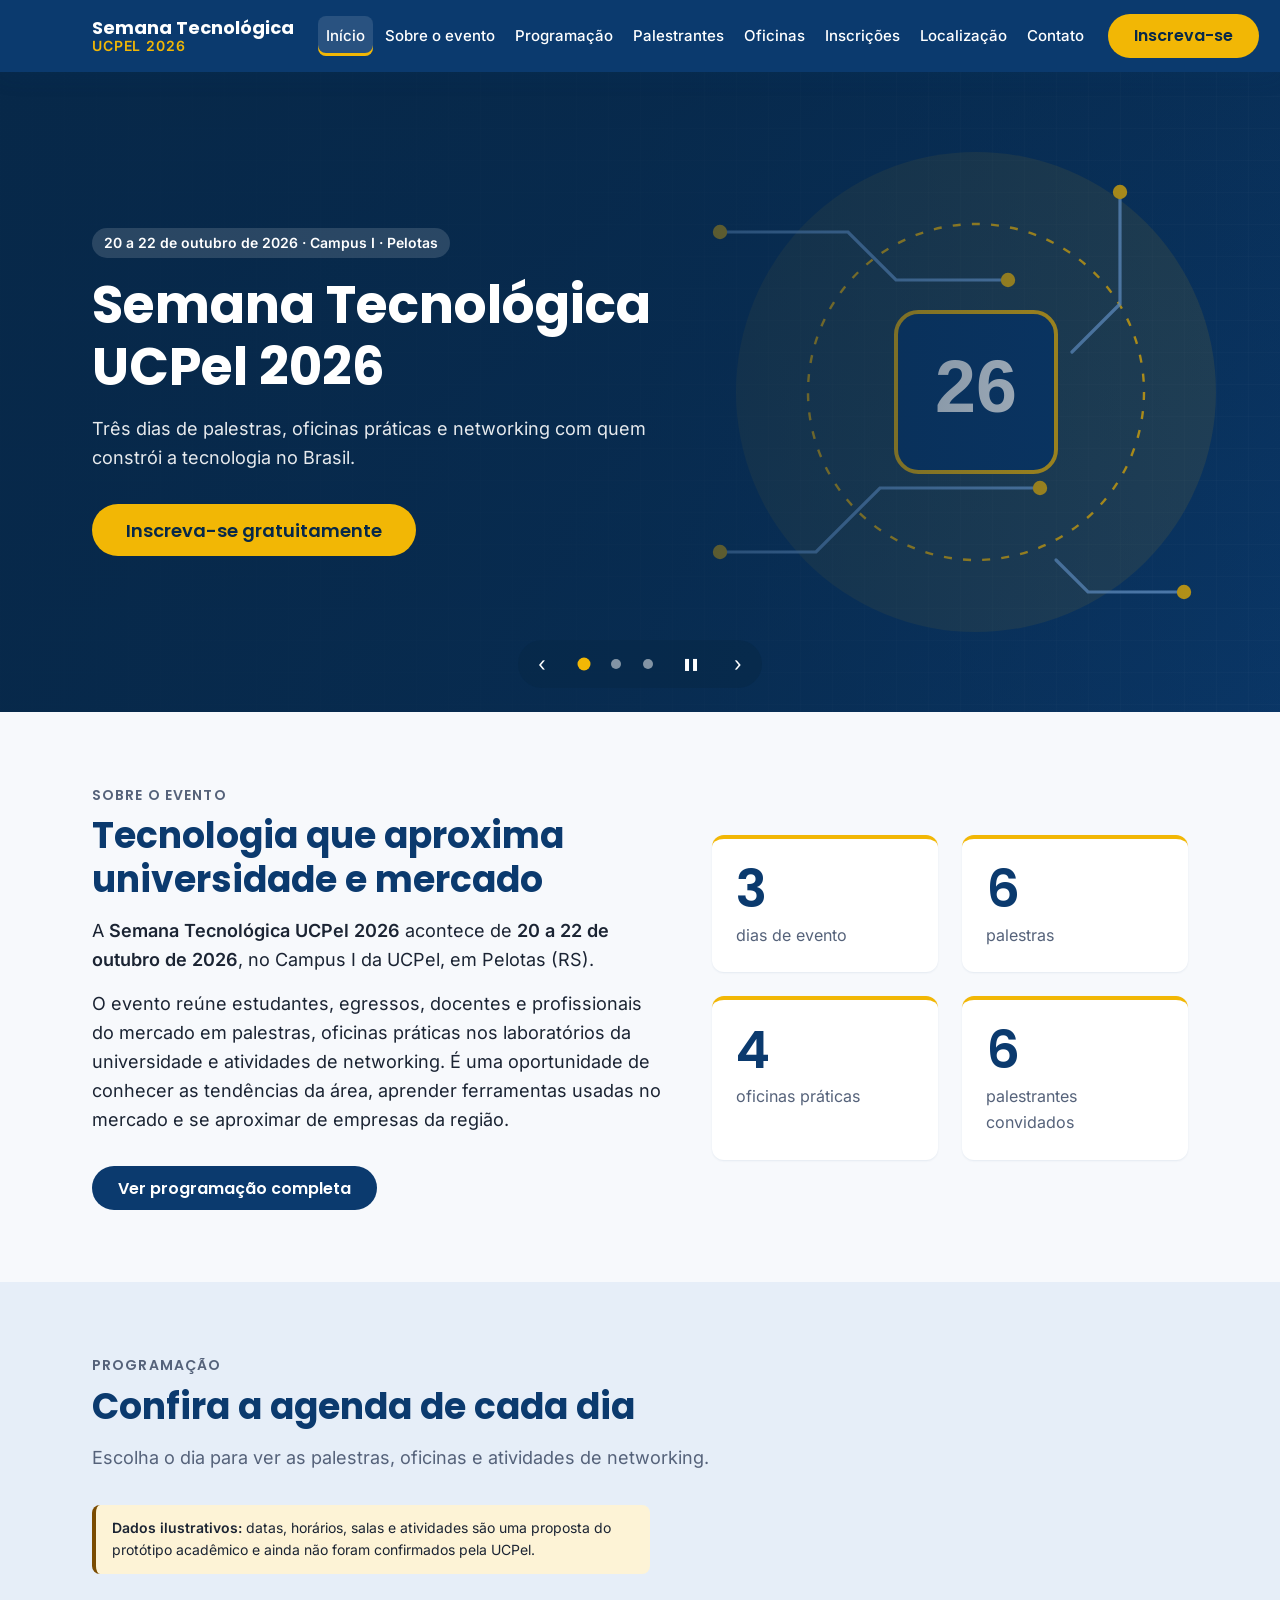
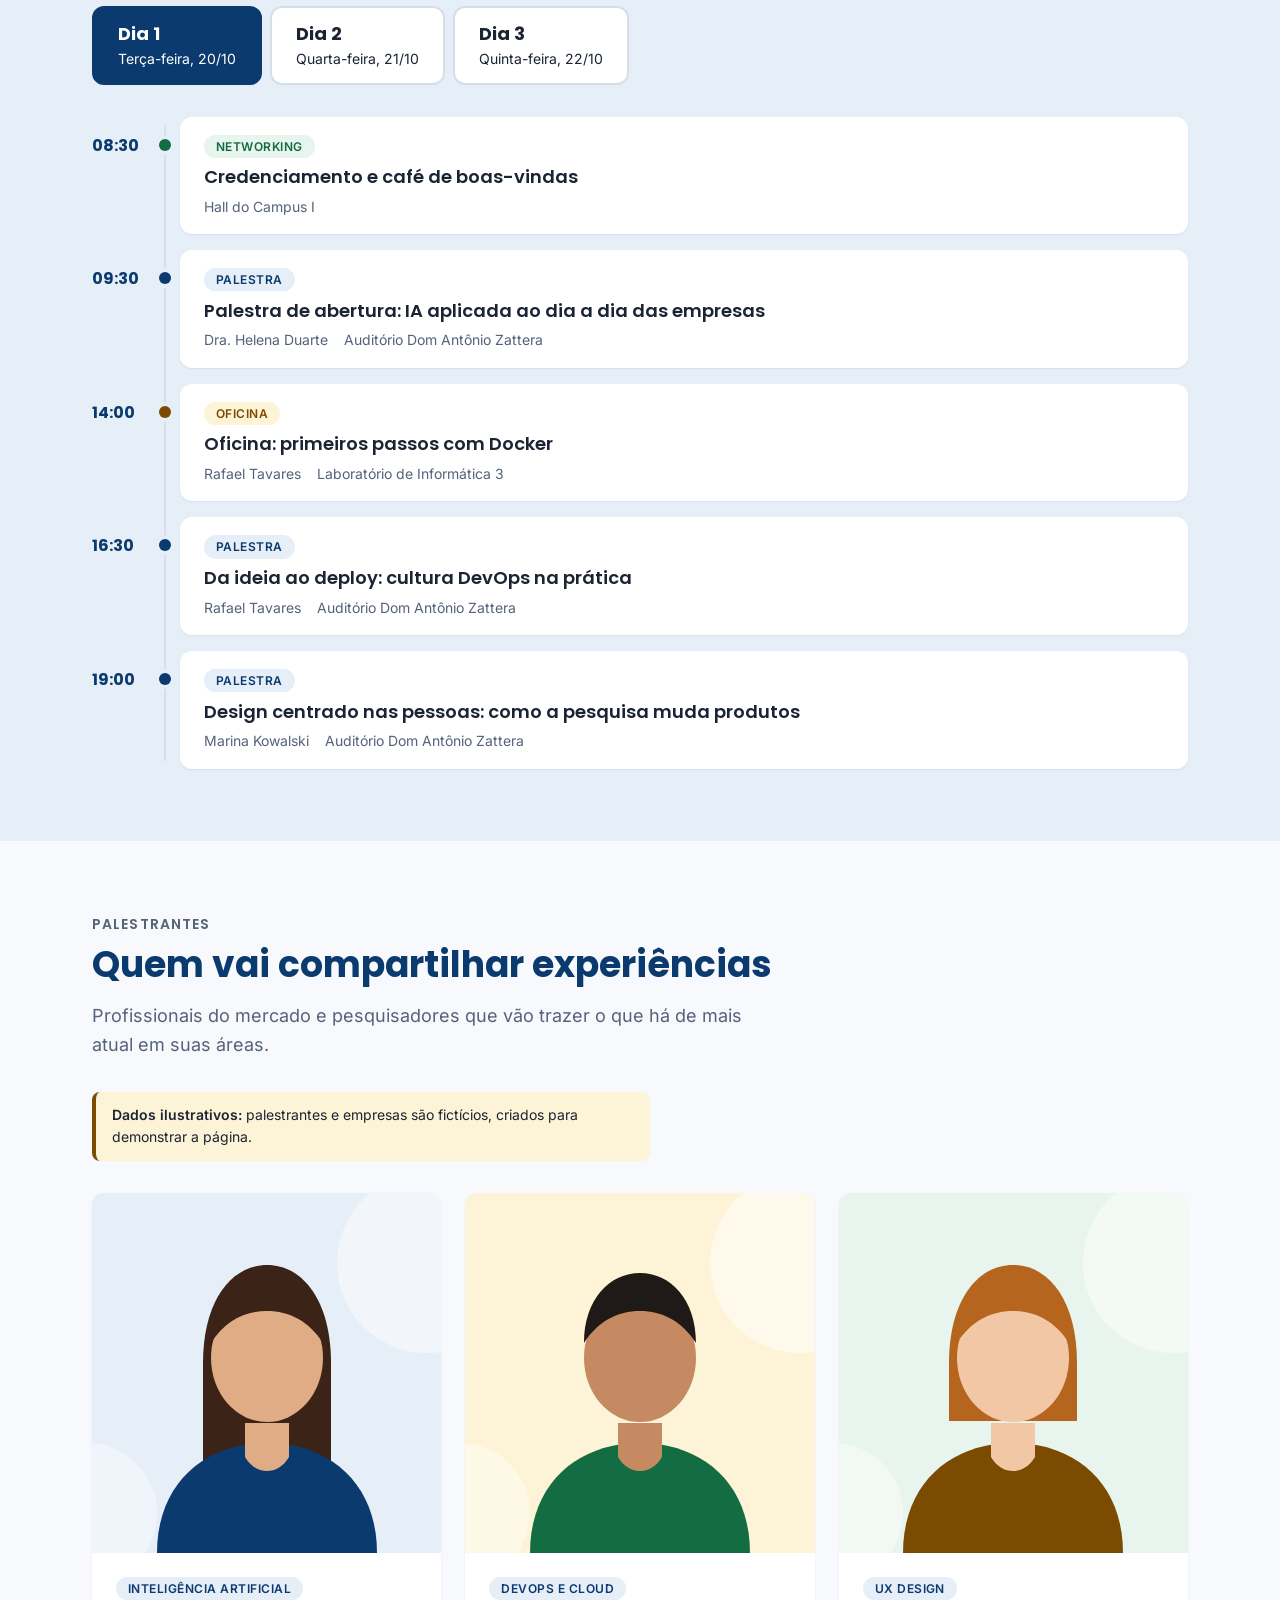
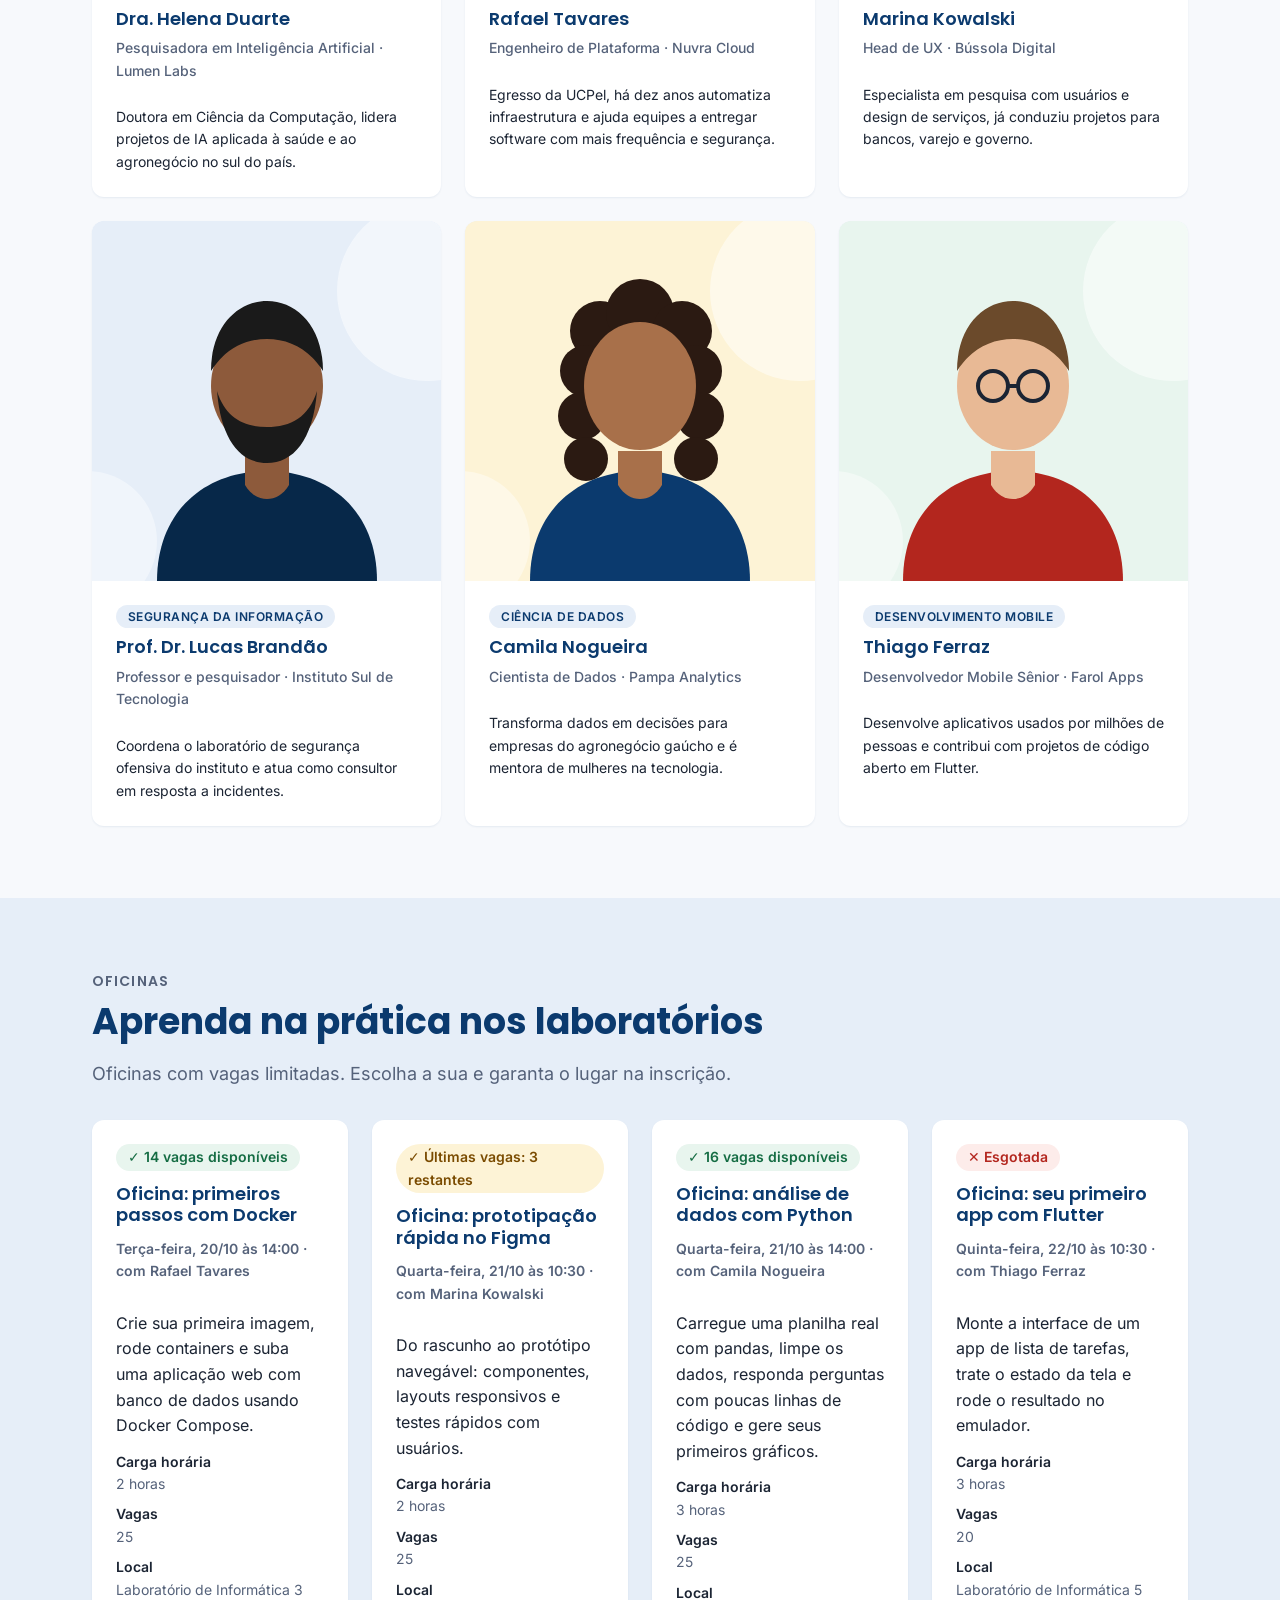
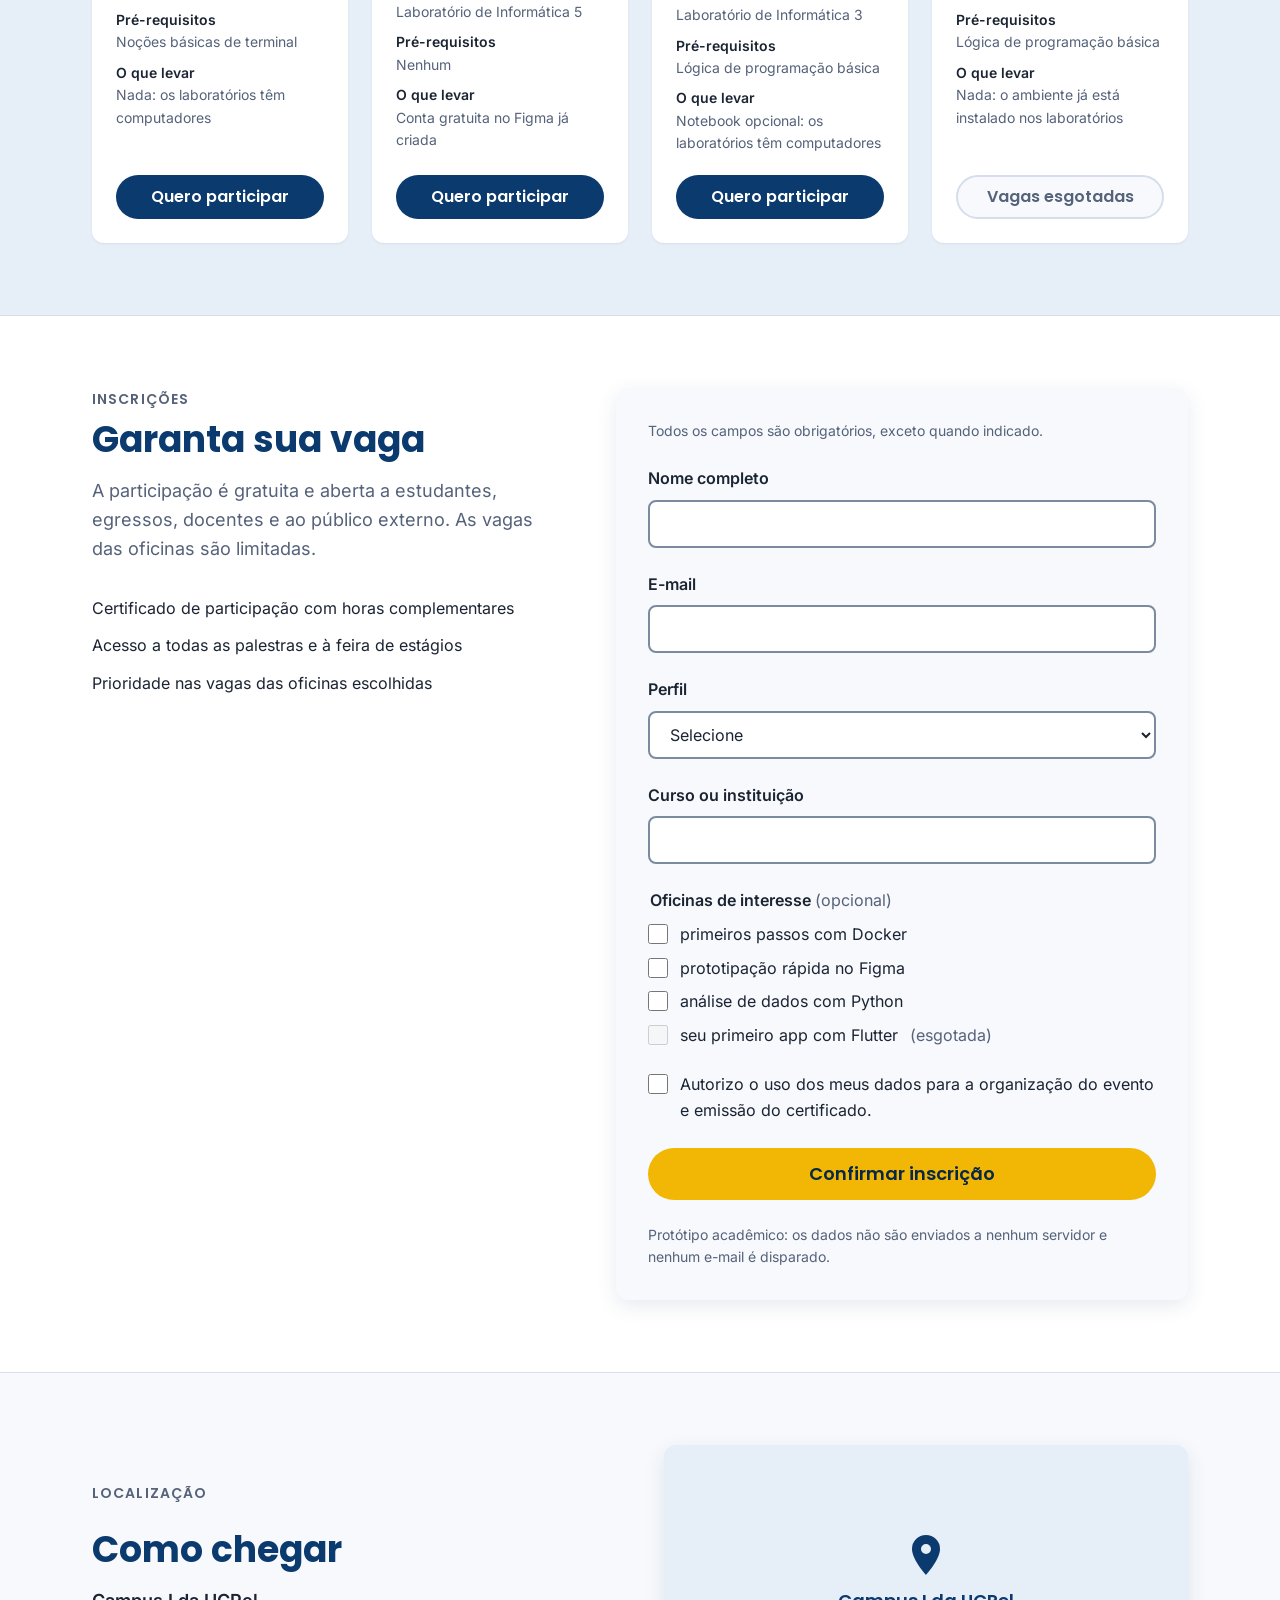
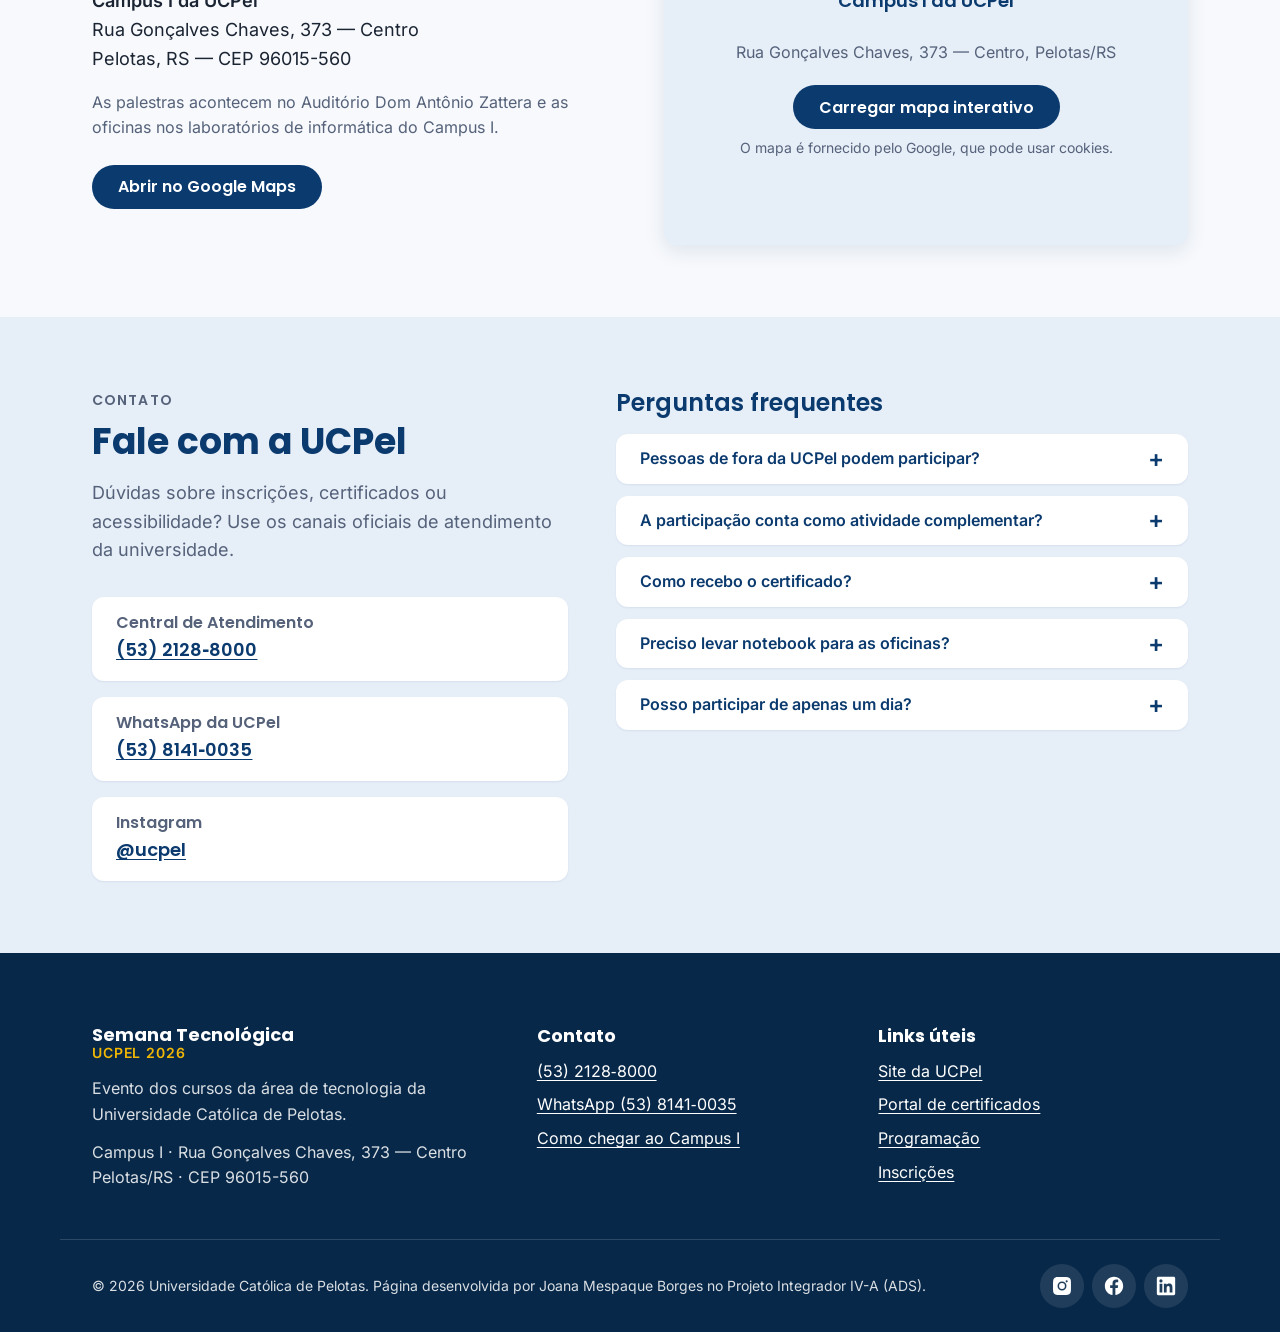
<file: index.html>
<!DOCTYPE html>
<html lang="pt-BR">
<head>
  <meta charset="UTF-8">
  <meta name="viewport" content="width=device-width, initial-scale=1.0">
  <!-- Security: GitHub Pages does not allow custom HTTP headers, so the
       Content Security Policy is declared here. Only same-origin files run;
       the inline script below is allowed by its hash, and the map iframe
       may only come from Google. -->
  <meta http-equiv="Content-Security-Policy" content="default-src 'self'; script-src 'self' 'sha256-/x7W7R75k8Roq0WaVRQX9blP4OufE5xbAdzklGxsgpw='; style-src 'self'; img-src 'self' data:; font-src 'self'; frame-src https://www.google.com https://maps.google.com; object-src 'none'; base-uri 'self'; form-action 'self'">
  <meta name="referrer" content="strict-origin-when-cross-origin">
  <title>Semana Tecnológica UCPel 2026 | 20 a 22 de outubro</title>
  <meta name="description" content="Semana Tecnológica UCPel 2026: três dias de palestras, oficinas práticas e networking com profissionais de tecnologia, de 20 a 22 de outubro, no Campus I da UCPel, em Pelotas.">
  <meta name="theme-color" content="#0b3a6e">

  <!-- Open Graph -->
  <meta property="og:type" content="website">
  <meta property="og:locale" content="pt_BR">
  <meta property="og:title" content="Semana Tecnológica UCPel 2026">
  <meta property="og:description" content="Palestras, oficinas práticas e networking de 20 a 22 de outubro no Campus I da UCPel. Inscrições gratuitas.">
  <meta property="og:url" content="https://joanamespaque.github.io/ucpel-pi-iv-a/">
  <meta property="og:image" content="https://joanamespaque.github.io/ucpel-pi-iv-a/assets/img/slides/slide-1.svg">

  <link rel="icon" href="assets/img/favicon.svg" type="image/svg+xml">

  <!-- Fonts used above the fold: fetched in parallel with the CSS -->
  <link rel="preload" href="assets/fonts/poppins-latin-700-normal.woff2" as="font" type="font/woff2" crossorigin>
  <link rel="preload" href="assets/fonts/inter-latin-400-normal.woff2" as="font" type="font/woff2" crossorigin>

  <link rel="stylesheet" href="assets/css/fonts.css">
  <link rel="stylesheet" href="assets/css/reset.css">
  <link rel="stylesheet" href="assets/css/variables.css">
  <link rel="stylesheet" href="assets/css/base.css">
  <link rel="stylesheet" href="assets/css/layout.css">
  <link rel="stylesheet" href="assets/css/components.css">
  <link rel="stylesheet" href="assets/css/responsive.css">

  <!-- Marks that JavaScript is available (hash listed in the CSP above) -->
  <script>document.documentElement.classList.add('js');</script>
  <script type="module" src="assets/js/main.js"></script>
</head>
<body>
  <a class="skip-link" href="#main-content">Pular para o conteúdo</a>

  <header class="site-header">
    <div class="container site-header__inner">
      <a class="brand" href="#home" aria-label="Semana Tecnológica UCPel 2026, voltar ao início">
        <span class="brand__title">Semana Tecnológica</span>
        <span class="brand__subtitle">UCPel 2026</span>
      </a>

      <button class="nav-toggle" type="button" aria-controls="main-nav" aria-expanded="false">
        <span class="nav-toggle__bar"></span>
        <span class="nav-toggle__bar"></span>
        <span class="nav-toggle__bar"></span>
        <span class="visually-hidden">Abrir menu</span>
      </button>

      <nav class="main-nav" id="main-nav" aria-label="Navegação principal">
        <ul class="main-nav__list">
          <li><a class="main-nav__link" href="#home">Início</a></li>
          <li><a class="main-nav__link" href="#about">Sobre o evento</a></li>
          <li><a class="main-nav__link" href="#schedule">Programação</a></li>
          <li><a class="main-nav__link" href="#speakers">Palestrantes</a></li>
          <li><a class="main-nav__link" href="#workshops">Oficinas</a></li>
          <li><a class="main-nav__link" href="#registration">Inscrições</a></li>
          <li><a class="main-nav__link" href="#location">Localização</a></li>
          <li><a class="main-nav__link" href="#contact">Contato</a></li>
        </ul>
        <a class="btn btn--cta main-nav__cta" href="#registration">Inscreva-se</a>
      </nav>
    </div>
  </header>

  <main id="main-content" tabindex="-1">
    <!-- Hero / slideshow -->
    <section class="hero" id="home" aria-roledescription="carrossel" aria-label="Destaques da Semana Tecnológica">
      <div class="slideshow">
        <div class="slideshow__track" aria-live="off">
          <div class="slide is-active" role="group" aria-roledescription="slide" aria-label="1 de 3">
            <img class="slide__image" src="assets/img/slides/slide-1.svg" alt="Ilustração de um chip com o número 26 cercado por circuitos, representando a edição 2026 do evento" width="1600" height="900" loading="eager" fetchpriority="high">
            <div class="container slide__content">
              <p class="slide__eyebrow">20 a 22 de outubro de 2026 · Campus I · Pelotas</p>
              <h1 class="slide__title">Semana Tecnológica UCPel 2026</h1>
              <p class="slide__text">Três dias de palestras, oficinas práticas e networking com quem constrói a tecnologia no Brasil.</p>
              <a class="btn btn--cta btn--lg" href="#registration">Inscreva-se gratuitamente</a>
            </div>
          </div>
          <div class="slide" role="group" aria-roledescription="slide" aria-label="2 de 3">
            <img class="slide__image" src="assets/img/slides/slide-2.svg" alt="Ilustração de um monitor exibindo código diante de uma plateia" width="1600" height="900" loading="lazy">
            <div class="container slide__content">
              <p class="slide__eyebrow">Palestras</p>
              <h2 class="slide__title">6 palestras com quem faz tecnologia</h2>
              <p class="slide__text">Inteligência artificial, DevOps, UX, segurança, dados e mobile, apresentados por profissionais do mercado e da academia.</p>
              <a class="btn btn--cta btn--lg" href="#speakers">Conheça os palestrantes</a>
            </div>
          </div>
          <div class="slide" role="group" aria-roledescription="slide" aria-label="3 de 3">
            <img class="slide__image" src="assets/img/slides/slide-3.svg" alt="Ilustração de uma rede de pessoas conectadas, representando o networking" width="1600" height="900" loading="lazy">
            <div class="container slide__content">
              <p class="slide__eyebrow">Oficinas e networking</p>
              <h2 class="slide__title">Aprenda na prática e amplie sua rede</h2>
              <p class="slide__text">Oficinas nos laboratórios da UCPel, feira de estágios e roda de conversa com egressos.</p>
              <a class="btn btn--cta btn--lg" href="#schedule">Ver programação</a>
            </div>
          </div>
        </div>

        <div class="slideshow__controls">
          <button class="slideshow__button" type="button" data-slide-prev>
            <span aria-hidden="true">&#8249;</span>
            <span class="visually-hidden">Slide anterior</span>
          </button>
          <div class="slideshow__dots" role="group" aria-label="Escolher slide"></div>
          <button class="slideshow__button" type="button" data-slide-pause>
            <span aria-hidden="true" data-pause-icon>&#10074;&#10074;</span>
            <span class="visually-hidden" data-pause-label>Pausar apresentação</span>
          </button>
          <button class="slideshow__button" type="button" data-slide-next>
            <span aria-hidden="true">&#8250;</span>
            <span class="visually-hidden">Próximo slide</span>
          </button>
        </div>
      </div>
    </section>

    <!-- About -->
    <section class="section about" id="about" aria-labelledby="about-title">
      <div class="container about__grid">
        <div class="about__text">
          <p class="section__eyebrow">Sobre o evento</p>
          <h2 class="section__title" id="about-title">Tecnologia que aproxima universidade e mercado</h2>
          <div class="about__summary" data-event-summary>
            <p>A Semana Tecnológica UCPel reúne estudantes, egressos, docentes e profissionais do mercado de tecnologia em três dias de palestras, oficinas práticas e atividades de networking.</p>
          </div>
          <a class="btn btn--primary" href="#schedule">Ver programação completa</a>
        </div>
        <ul class="stats" data-event-stats aria-label="O evento em números">
          <li class="stats__item"><strong class="stats__value">3</strong><span class="stats__label">dias de evento</span></li>
          <li class="stats__item"><strong class="stats__value">6</strong><span class="stats__label">palestras</span></li>
          <li class="stats__item"><strong class="stats__value">4</strong><span class="stats__label">oficinas práticas</span></li>
          <li class="stats__item"><strong class="stats__value">6</strong><span class="stats__label">palestrantes convidados</span></li>
        </ul>
      </div>
    </section>

    <!-- Schedule -->
    <section class="section section--alt schedule" id="schedule" aria-labelledby="schedule-title">
      <div class="container">
        <p class="section__eyebrow">Programação</p>
        <h2 class="section__title" id="schedule-title">Confira a agenda de cada dia</h2>
        <p class="section__lead">Escolha o dia para ver as palestras, oficinas e atividades de networking.</p>
        <p class="notice" role="note"><strong>Dados ilustrativos:</strong> datas, horários, salas e atividades são uma proposta do protótipo acadêmico e ainda não foram confirmados pela UCPel.</p>

        <div class="tabs" data-schedule>
          <div class="tabs__list" role="tablist" aria-label="Dias do evento" data-schedule-tabs></div>
          <div class="tabs__panels" data-schedule-panels></div>
        </div>
      </div>
    </section>

    <!-- Speakers -->
    <section class="section speakers" id="speakers" aria-labelledby="speakers-title">
      <div class="container">
        <p class="section__eyebrow">Palestrantes</p>
        <h2 class="section__title" id="speakers-title">Quem vai compartilhar experiências</h2>
        <p class="section__lead">Profissionais do mercado e pesquisadores que vão trazer o que há de mais atual em suas áreas.</p>
        <p class="notice" role="note"><strong>Dados ilustrativos:</strong> palestrantes e empresas são fictícios, criados para demonstrar a página.</p>
        <div class="speakers__grid" data-speakers></div>
      </div>
    </section>

    <!-- Workshops -->
    <section class="section section--alt workshops" id="workshops" aria-labelledby="workshops-title">
      <div class="container">
        <p class="section__eyebrow">Oficinas</p>
        <h2 class="section__title" id="workshops-title">Aprenda na prática nos laboratórios</h2>
        <p class="section__lead">Oficinas com vagas limitadas. Escolha a sua e garanta o lugar na inscrição.</p>
        <div class="workshops__grid" data-workshops></div>
      </div>
    </section>

    <!-- Registration -->
    <section class="section section--highlight registration" id="registration" aria-labelledby="registration-title">
      <div class="container registration__grid">
        <div class="registration__intro">
          <p class="section__eyebrow">Inscrições</p>
          <h2 class="section__title" id="registration-title">Garanta sua vaga</h2>
          <p class="section__lead">A participação é gratuita e aberta a estudantes, egressos, docentes e ao público externo. As vagas das oficinas são limitadas.</p>
          <ul class="registration__benefits">
            <li>Certificado de participação com horas complementares</li>
            <li>Acesso a todas as palestras e à feira de estágios</li>
            <li>Prioridade nas vagas das oficinas escolhidas</li>
          </ul>
        </div>

        <form class="form" id="registration-form" novalidate aria-describedby="form-required-note">
          <p class="form__note" id="form-required-note">Todos os campos são obrigatórios, exceto quando indicado.</p>
          <div class="form-field">
            <label class="form-field__label" for="name">Nome completo</label>
            <input class="form-field__input" type="text" id="name" name="name" autocomplete="name" required>
          </div>

          <div class="form-field">
            <label class="form-field__label" for="email">E-mail</label>
            <input class="form-field__input" type="email" id="email" name="email" autocomplete="email" required>
          </div>

          <div class="form-field">
            <label class="form-field__label" for="profile">Perfil</label>
            <select class="form-field__input" id="profile" name="profile" required>
              <option value="">Selecione</option>
              <option value="student">Estudante da UCPel</option>
              <option value="alumni">Egresso da UCPel</option>
              <option value="faculty">Docente</option>
              <option value="external">Público externo</option>
            </select>
          </div>

          <div class="form-field">
            <label class="form-field__label" for="institution">Curso ou instituição</label>
            <input class="form-field__input" type="text" id="institution" name="institution" autocomplete="organization" required>
          </div>

          <fieldset class="form-field form-field--group">
            <legend class="form-field__label">Oficinas de interesse <span class="form-field__hint">(opcional)</span></legend>
            <div class="form-field__options" data-workshop-options></div>
          </fieldset>

          <div class="form-field">
            <label class="checkbox">
              <input type="checkbox" id="consent" name="consent" required>
              Autorizo o uso dos meus dados para a organização do evento e emissão do certificado.
            </label>
          </div>

          <button class="btn btn--cta btn--lg btn--block" type="submit">Confirmar inscrição</button>
          <div class="form__status" role="status" aria-live="polite" data-form-status></div>
          <p class="form__note">Protótipo acadêmico: os dados não são enviados a nenhum servidor e nenhum e-mail é disparado.</p>
        </form>
      </div>
    </section>

    <!-- Location -->
    <section class="section location" id="location" aria-labelledby="location-title">
      <div class="container location__grid">
        <div class="location__info">
          <p class="section__eyebrow">Localização</p>
          <h2 class="section__title" id="location-title">Como chegar</h2>
          <address class="location__address">
            <strong>Campus I da UCPel</strong><br>
            Rua Gonçalves Chaves, 373 — Centro<br>
            Pelotas, RS — CEP 96015-560
          </address>
          <p>As palestras acontecem no Auditório Dom Antônio Zattera e as oficinas nos laboratórios de informática do Campus I.</p>
          <a class="btn btn--primary" href="https://www.google.com/maps/search/?api=1&amp;query=Universidade+Cat%C3%B3lica+de+Pelotas+Rua+Gon%C3%A7alves+Chaves+373" target="_blank" rel="noopener">Abrir no Google Maps</a>
        </div>
        <!-- The Google Maps iframe is only loaded on request: it brings third-party
             cookies and ~100 KB of scripts that would slow down the first visit. -->
        <div class="location__map" data-map
          data-map-src="https://www.google.com/maps?q=Universidade+Cat%C3%B3lica+de+Pelotas,+Rua+Gon%C3%A7alves+Chaves,+373,+Pelotas&amp;output=embed"
          data-map-title="Mapa com a localização do Campus I da UCPel">
          <div class="map-placeholder">
            <svg class="map-placeholder__pin" viewBox="0 0 24 24" aria-hidden="true" focusable="false"><path d="M12 2a7 7 0 0 0-7 7c0 5.2 7 13 7 13s7-7.8 7-13a7 7 0 0 0-7-7Zm0 9.5A2.5 2.5 0 1 1 12 6.5a2.5 2.5 0 0 1 0 5Z"/></svg>
            <p class="map-placeholder__title">Campus I da UCPel</p>
            <p>Rua Gonçalves Chaves, 373 — Centro, Pelotas/RS</p>
            <button class="btn btn--primary map-placeholder__button" type="button" data-map-load>Carregar mapa interativo</button>
            <p class="map-placeholder__note">O mapa é fornecido pelo Google, que pode usar cookies.</p>
          </div>
          <noscript>
            <iframe
              src="https://www.google.com/maps?q=Universidade+Cat%C3%B3lica+de+Pelotas,+Rua+Gon%C3%A7alves+Chaves,+373,+Pelotas&amp;output=embed"
              title="Mapa com a localização do Campus I da UCPel"
              width="600" height="400" loading="lazy"
              referrerpolicy="no-referrer-when-downgrade"
              allowfullscreen></iframe>
          </noscript>
        </div>
      </div>
    </section>

    <!-- Contact -->
    <section class="section section--alt contact" id="contact" aria-labelledby="contact-title">
      <div class="container contact__grid">
        <div class="contact__channels">
          <p class="section__eyebrow">Contato</p>
          <h2 class="section__title" id="contact-title">Fale com a UCPel</h2>
          <p class="section__lead">Dúvidas sobre inscrições, certificados ou acessibilidade? Use os canais oficiais de atendimento da universidade.</p>
          <ul class="contact__list">
            <li class="contact-card">
              <h3 class="contact-card__title">Central de Atendimento</h3>
              <a class="contact-card__link" href="tel:+555321288000">(53)&nbsp;2128&#8209;8000</a>
            </li>
            <li class="contact-card">
              <h3 class="contact-card__title">WhatsApp da UCPel</h3>
              <a class="contact-card__link" href="https://wa.me/555381410035" target="_blank" rel="noopener" aria-label="WhatsApp da UCPel, (53) 8141-0035 (abre em nova aba)">(53)&nbsp;8141&#8209;0035</a>
            </li>
            <li class="contact-card">
              <h3 class="contact-card__title">Instagram</h3>
              <a class="contact-card__link" href="https://www.instagram.com/ucpel/" target="_blank" rel="noopener" aria-label="Instagram @ucpel (abre em nova aba)">@ucpel</a>
            </li>
          </ul>
        </div>

        <div class="contact__faq">
          <h3 class="contact__faq-title">Perguntas frequentes</h3>
          <details class="faq">
            <summary class="faq__question">Pessoas de fora da UCPel podem participar?</summary>
            <p class="faq__answer">Sim. O evento é aberto à comunidade. Basta fazer a inscrição nesta página.</p>
          </details>
          <details class="faq">
            <summary class="faq__question">A participação conta como atividade complementar?</summary>
            <p class="faq__answer">Os certificados de participação podem ser usados conforme as regras de atividades complementares do seu curso. Confira com a coordenação.</p>
          </details>
          <details class="faq">
            <summary class="faq__question">Como recebo o certificado?</summary>
            <p class="faq__answer">Os certificados de eventos da UCPel são emitidos pelo portal de certificados da universidade, após a confirmação de presença no credenciamento.</p>
          </details>
          <details class="faq">
            <summary class="faq__question">Preciso levar notebook para as oficinas?</summary>
            <p class="faq__answer">Não. Os laboratórios têm computadores. Se preferir usar o seu, traga-o com o carregador.</p>
          </details>
          <details class="faq">
            <summary class="faq__question">Posso participar de apenas um dia?</summary>
            <p class="faq__answer">Sim. A inscrição vale para todo o evento e você pode assistir apenas às atividades que quiser.</p>
          </details>
        </div>
      </div>
    </section>
  </main>

  <!-- Footer -->
  <footer class="site-footer">
    <div class="container site-footer__grid">
      <div class="site-footer__col">
        <p class="brand brand--light">
          <span class="brand__title">Semana Tecnológica</span>
          <span class="brand__subtitle">UCPel 2026</span>
        </p>
        <p>Evento dos cursos da área de tecnologia da Universidade Católica de Pelotas.</p>
        <address class="site-footer__address">
          Campus I · Rua Gonçalves Chaves, 373 — Centro<br>
          Pelotas/RS · CEP 96015-560
        </address>
      </div>

      <div class="site-footer__col">
        <h2 class="site-footer__title">Contato</h2>
        <ul class="site-footer__list">
          <li><a href="tel:+555321288000">(53)&nbsp;2128&#8209;8000</a></li>
          <li><a href="https://wa.me/555381410035" target="_blank" rel="noopener" aria-label="WhatsApp (53) 8141-0035 (abre em nova aba)">WhatsApp (53)&nbsp;8141&#8209;0035</a></li>
          <li><a href="#location">Como chegar ao Campus I</a></li>
        </ul>
      </div>

      <div class="site-footer__col">
        <h2 class="site-footer__title">Links úteis</h2>
        <ul class="site-footer__list">
          <li><a href="https://ucpel.edu.br/" target="_blank" rel="noopener" aria-label="Site da UCPel (abre em nova aba)">Site da UCPel</a></li>
          <li><a href="https://certificados.ucpel.edu.br/" target="_blank" rel="noopener" aria-label="Portal de certificados (abre em nova aba)">Portal de certificados</a></li>
          <li><a href="#schedule">Programação</a></li>
          <li><a href="#registration">Inscrições</a></li>
        </ul>
      </div>
    </div>

    <div class="container site-footer__bottom">
      <p>&copy; 2026 Universidade Católica de Pelotas. Página desenvolvida por Joana Mespaque Borges no Projeto Integrador IV-A (ADS).</p>
      <ul class="social" aria-label="Redes sociais oficiais da UCPel">
        <li><a class="social__link" href="https://www.instagram.com/ucpel/" target="_blank" rel="noopener" aria-label="Instagram da UCPel (abre em nova aba)"><svg class="icon" viewBox="0 0 24 24" aria-hidden="true" focusable="false"><path d="M12 2.2c3.2 0 3.6 0 4.8.1 1.2.1 1.8.2 2.2.4.6.2 1 .5 1.4.9.4.4.7.8.9 1.4.2.4.4 1 .4 2.2.1 1.3.1 1.6.1 4.8s0 3.6-.1 4.8c-.1 1.2-.2 1.8-.4 2.2-.2.6-.5 1-.9 1.4-.4.4-.8.7-1.4.9-.4.2-1 .4-2.2.4-1.3.1-1.6.1-4.8.1s-3.6 0-4.8-.1c-1.2-.1-1.8-.2-2.2-.4-.6-.2-1-.5-1.4-.9-.4-.4-.7-.8-.9-1.4-.2-.4-.4-1-.4-2.2C2.2 15.6 2.2 15.2 2.2 12s0-3.6.1-4.8c.1-1.2.2-1.8.4-2.2.2-.6.5-1 .9-1.4.4-.4.8-.7 1.4-.9.4-.2 1-.4 2.2-.4C8.4 2.2 8.8 2.2 12 2.2Zm0 4.9a4.9 4.9 0 1 0 0 9.8 4.9 4.9 0 0 0 0-9.8Zm0 8.1a3.2 3.2 0 1 1 0-6.4 3.2 3.2 0 0 1 0 6.4Zm5.1-9.4a1.1 1.1 0 1 0 0 2.3 1.1 1.1 0 0 0 0-2.3Z"/></svg></a></li>
        <li><a class="social__link" href="https://www.facebook.com/ucpel/" target="_blank" rel="noopener" aria-label="Facebook da UCPel (abre em nova aba)"><svg class="icon" viewBox="0 0 24 24" aria-hidden="true" focusable="false"><path d="M13.5 21.9v-7.7h2.6l.4-3h-3V9.3c0-.9.2-1.5 1.5-1.5h1.6V5.1c-.3 0-1.2-.1-2.3-.1-2.3 0-3.9 1.4-3.9 4v2.2H7.8v3h2.6v7.7C5.6 21.2 2 17 2 12 2 6.5 6.5 2 12 2s10 4.5 10 10c0 5-3.6 9.2-8.5 9.9Z"/></svg></a></li>
        <li><a class="social__link" href="https://www.linkedin.com/school/ucpel/" target="_blank" rel="noopener" aria-label="LinkedIn da UCPel (abre em nova aba)"><svg class="icon" viewBox="0 0 24 24" aria-hidden="true" focusable="false"><path d="M20.4 2H3.6C2.7 2 2 2.7 2 3.6v16.8c0 .9.7 1.6 1.6 1.6h16.8c.9 0 1.6-.7 1.6-1.6V3.6c0-.9-.7-1.6-1.6-1.6ZM8 19H5V9.5h3V19ZM6.5 8.2a1.7 1.7 0 1 1 0-3.5 1.7 1.7 0 0 1 0 3.5ZM19 19h-3v-4.6c0-1.1 0-2.5-1.5-2.5s-1.8 1.2-1.8 2.4V19h-3V9.5h2.9v1.3c.4-.8 1.4-1.5 2.8-1.5 3 0 3.6 2 3.6 4.6V19Z"/></svg></a></li>
      </ul>
    </div>
  </footer>
</body>
</html>
</file>
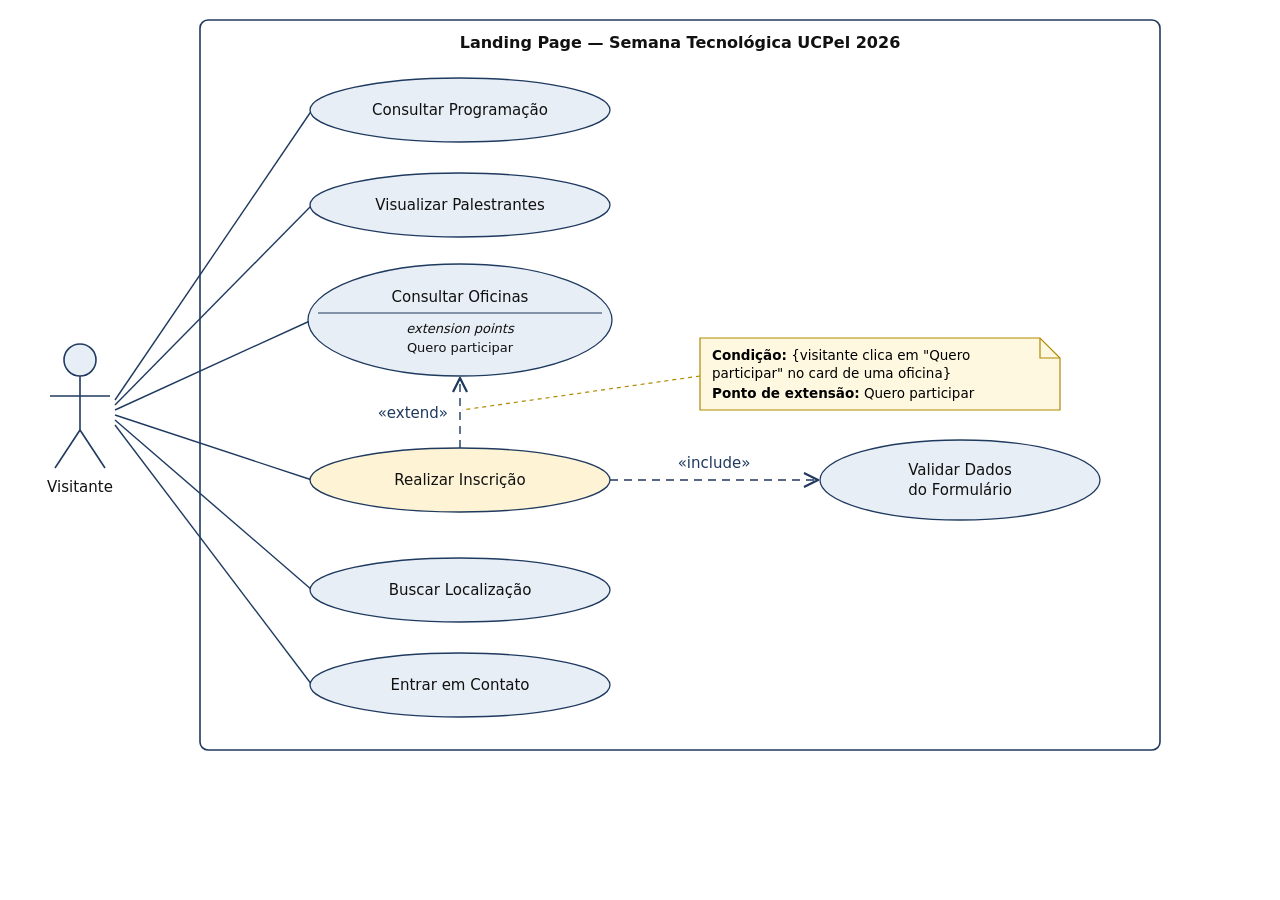
<file: docs/diagramas/fontes/1_casos_de_uso.html>
<!doctype html><html><head><meta charset="utf-8"><style>body{margin:0;background:#fff}</style></head><body>
<svg id="d" xmlns="http://www.w3.org/2000/svg" width="1180" height="770" viewBox="0 0 1180 770" font-family="DejaVu Sans, sans-serif" font-size="15">
<defs>
 <marker id="open" viewBox="0 0 12 12" refX="11" refY="6" markerWidth="12" markerHeight="12" orient="auto"><path d="M1,1 L11,6 L1,11" fill="none" stroke="#1F3A5F" stroke-width="1.6"/></marker>
</defs>
<style>.uc{fill:#E8EEF6;stroke:#1F3A5F;stroke-width:1.3}.ln{stroke:#1F3A5F;stroke-width:1.4;fill:none}.dep{stroke:#1F3A5F;stroke-width:1.4;stroke-dasharray:8 6;fill:none}.t{fill:#111;text-anchor:middle}.st{fill:#1F3A5F;font-size:14}</style>
<!-- fronteira -->
<rect x="200" y="20" width="960" height="730" rx="8" fill="none" stroke="#1F3A5F" stroke-width="1.6"/>
<text x="680" y="48" class="t" font-weight="bold" font-size="16">Landing Page — Semana Tecnológica UCPel 2026</text>
<!-- ator -->
<g stroke="#1F3A5F" stroke-width="1.6" fill="#E8EEF6">
 <circle cx="80" cy="360" r="16"/><line x1="80" y1="376" x2="80" y2="430"/><line x1="50" y1="396" x2="110" y2="396"/>
 <line x1="80" y1="430" x2="55" y2="468"/><line x1="80" y1="430" x2="105" y2="468"/></g>
<text x="80" y="492" class="t">Visitante</text>
<!-- associações -->
<path class="ln" d="M115,400 L312,110"/>
<path class="ln" d="M115,405 L312,205"/>
<path class="ln" d="M115,410 L312,320"/>
<path class="ln" d="M115,415 L312,480"/>
<path class="ln" d="M115,420 L312,590"/>
<path class="ln" d="M115,425 L312,685"/>
<!-- casos de uso -->
<ellipse class="uc" cx="460" cy="110" rx="150" ry="32"/><text x="460" y="115" class="t">Consultar Programação</text>
<ellipse class="uc" cx="460" cy="205" rx="150" ry="32"/><text x="460" y="210" class="t">Visualizar Palestrantes</text>
<ellipse class="uc" cx="460" cy="320" rx="152" ry="56"/>
<text x="460" y="302" class="t">Consultar Oficinas</text>
<line x1="318" y1="313" x2="602" y2="313" stroke="#1F3A5F" stroke-width="1.2"/>
<text x="460" y="333" class="t" font-style="italic" font-size="13">extension points</text>
<text x="460" y="352" class="t" font-size="13">Quero participar</text>
<ellipse class="uc" cx="460" cy="480" rx="150" ry="32" style="fill:#FFF3D6"/><text x="460" y="485" class="t">Realizar Inscrição</text>
<ellipse class="uc" cx="460" cy="590" rx="150" ry="32"/><text x="460" y="595" class="t">Buscar Localização</text>
<ellipse class="uc" cx="460" cy="685" rx="150" ry="32"/><text x="460" y="690" class="t">Entrar em Contato</text>
<ellipse class="uc" cx="960" cy="480" rx="140" ry="40"/><text x="960" y="475" class="t">Validar Dados</text><text x="960" y="495" class="t">do Formulário</text>
<!-- extend: Realizar Inscrição -> Consultar Oficinas -->
<path class="dep" d="M460,448 L460,378" marker-end="url(#open)"/>
<text x="448" y="418" class="st" text-anchor="end">«extend»</text>
<!-- include: Realizar Inscrição -> Validar -->
<path class="dep" d="M610,480 L818,480" marker-end="url(#open)"/>
<text x="714" y="468" class="st" text-anchor="middle">«include»</text>
<!-- nota ligada ao extend -->
<path d="M700,338 L1040,338 L1060,358 L1060,410 L700,410 Z" fill="#FFF8E1" stroke="#B08900" stroke-width="1.2"/>
<path d="M1040,338 L1040,358 L1060,358" fill="none" stroke="#B08900" stroke-width="1.2"/>
<text x="712" y="360" font-size="13.5"><tspan font-weight="bold">Condição:</tspan> {visitante clica em "Quero</text>
<text x="712" y="378" font-size="13.5">participar" no card de uma oficina}</text>
<text x="712" y="398" font-size="13.5"><tspan font-weight="bold">Ponto de extensão:</tspan> Quero participar</text>
<line x1="700" y1="376" x2="462" y2="410" stroke="#B08900" stroke-width="1.2" stroke-dasharray="4 4"/>
</svg></body></html>
</file>
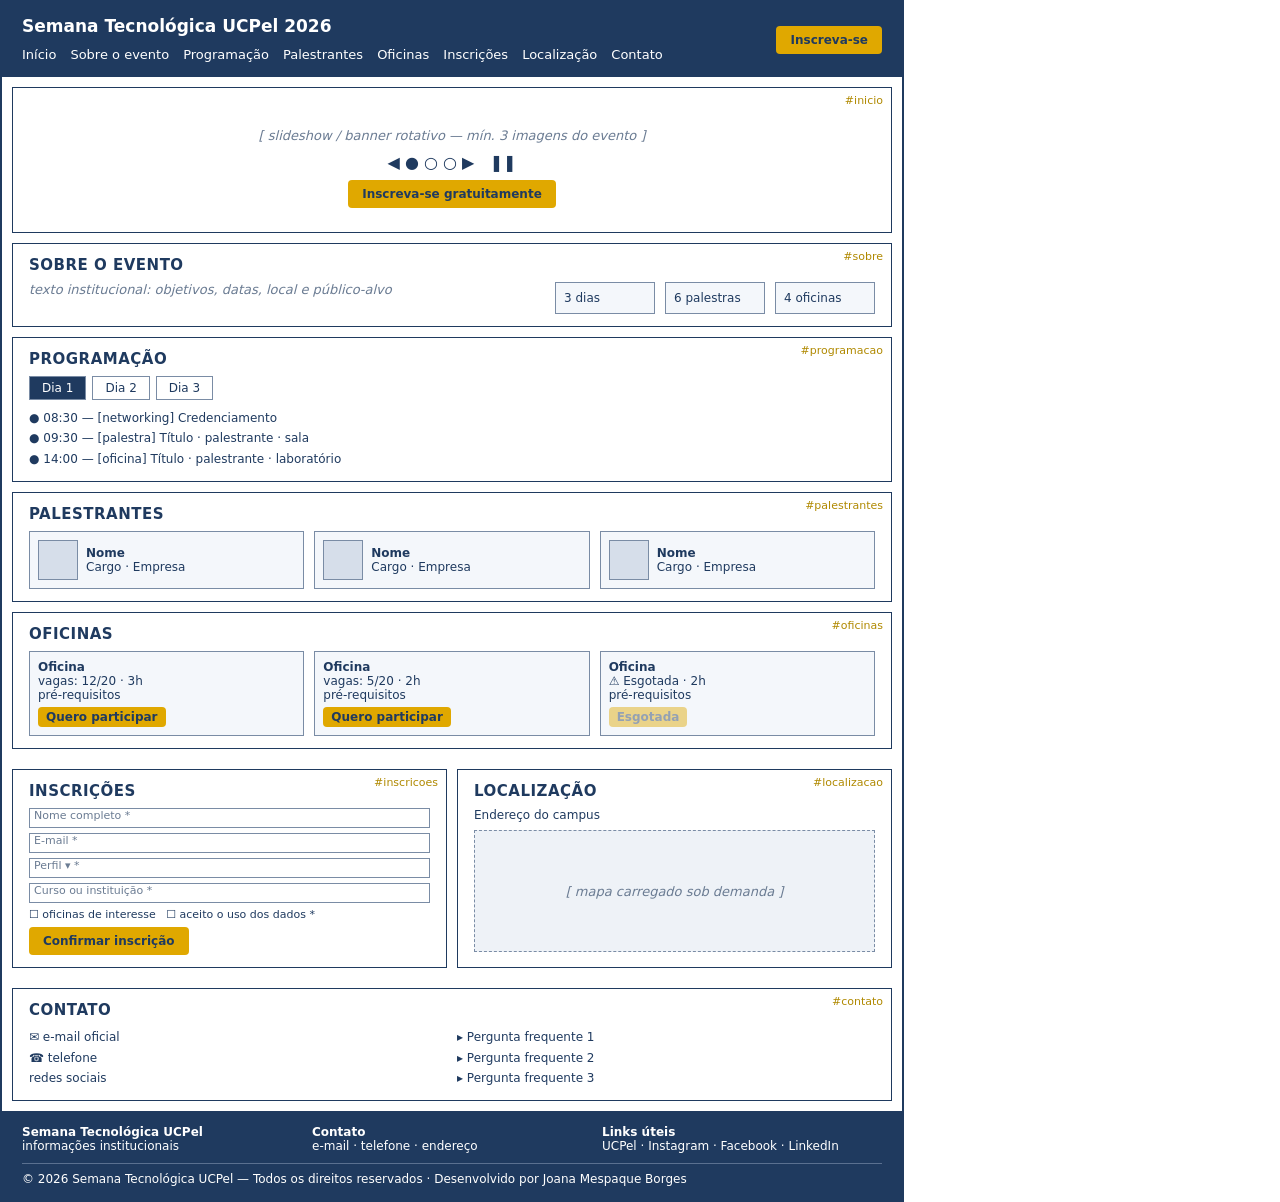
<file: docs/diagramas/fontes/5_wireframe.html>
<!doctype html><html><head><meta charset="utf-8"><style>
body{margin:0;background:#fff;font-family:"DejaVu Sans",sans-serif}
#d{width:900px;border:2px solid #1F3A5F;color:#1F3A5F}
.bar{background:#1F3A5F;color:#fff;padding:14px 20px}
.box{border:1.5px solid #1F3A5F;margin:10px;padding:12px 16px;position:relative}
h3{margin:0 0 8px;font-size:15px;letter-spacing:.5px}
.ph{color:#6B7C93;font-style:italic;font-size:13px}
.row{display:flex;gap:10px}.row>*{flex:1}
.card{border:1.2px solid #7A8CA5;background:#F4F7FB;padding:8px;font-size:12px;display:flex;gap:8px;align-items:center}
.img{width:38px;height:38px;background:#D6DEEA;border:1px solid #7A8CA5;flex:none}
.btn{display:inline-block;background:#E0A800;color:#1F3A5F;font-weight:bold;font-size:12px;padding:7px 14px;border-radius:4px}
.tab{display:inline-block;border:1.2px solid #7A8CA5;padding:4px 12px;font-size:12px;margin-right:6px}
.tab.on{background:#1F3A5F;color:#fff}
.field{border:1px solid #7A8CA5;height:18px;margin:5px 0;background:#fff;font-size:11px;color:#6B7C93;padding-left:4px}
.tag{position:absolute;right:8px;top:6px;font-size:11px;color:#B08900}
nav span{margin-right:14px;font-size:13px}
</style></head><body><div id="d">
<div class="bar"><div style="display:flex;justify-content:space-between;align-items:center">
<div><b style="font-size:17px">Semana Tecnológica UCPel 2026</b><br>
<nav style="margin-top:8px"><span>Início</span><span>Sobre o evento</span><span>Programação</span><span>Palestrantes</span><span>Oficinas</span><span>Inscrições</span><span>Localização</span><span>Contato</span></nav></div>
<span class="btn">Inscreva-se</span></div></div>
<div class="box" id="inicio" style="height:120px;text-align:center"><span class="tag">#inicio</span>
<div class="ph" style="margin-top:28px">[ slideshow / banner rotativo — mín. 3 imagens do evento ]</div>
<div style="margin-top:10px">◀ ● ○ ○ ▶ &nbsp; ❚❚</div><div style="margin-top:8px"><span class="btn">Inscreva-se gratuitamente</span></div></div>
<div class="box"><span class="tag">#sobre</span><h3>SOBRE O EVENTO</h3><div class="row"><div class="ph">texto institucional: objetivos, datas, local e público-alvo</div>
<div class="row" style="flex:none;width:320px"><div class="card">3 dias</div><div class="card">6 palestras</div><div class="card">4 oficinas</div></div></div></div>
<div class="box"><span class="tag">#programacao</span><h3>PROGRAMAÇÃO</h3>
<span class="tab on">Dia 1</span><span class="tab">Dia 2</span><span class="tab">Dia 3</span>
<div style="font-size:12px;margin-top:8px;line-height:1.7">● 08:30 — [networking] Credenciamento<br>● 09:30 — [palestra] Título · palestrante · sala<br>● 14:00 — [oficina] Título · palestrante · laboratório</div></div>
<div class="box"><span class="tag">#palestrantes</span><h3>PALESTRANTES</h3><div class="row">
<div class="card"><div class="img"></div><div><b>Nome</b><br>Cargo · Empresa</div></div><div class="card"><div class="img"></div><div><b>Nome</b><br>Cargo · Empresa</div></div><div class="card"><div class="img"></div><div><b>Nome</b><br>Cargo · Empresa</div></div></div></div>
<div class="box"><span class="tag">#oficinas</span><h3>OFICINAS</h3><div class="row">
<div class="card" style="display:block"><b>Oficina</b><br>vagas: 12/20 · 3h<br>pré-requisitos<br><span class="btn" style="margin-top:5px;padding:3px 8px">Quero participar</span></div>
<div class="card" style="display:block"><b>Oficina</b><br>vagas: 5/20 · 2h<br>pré-requisitos<br><span class="btn" style="margin-top:5px;padding:3px 8px">Quero participar</span></div>
<div class="card" style="display:block"><b>Oficina</b><br>⚠ Esgotada · 2h<br>pré-requisitos<br><span class="btn" style="margin-top:5px;padding:3px 8px;opacity:.45">Esgotada</span></div></div></div>
<div class="row" style="margin:0 10px;gap:10px">
<div class="box" style="margin:10px 0"><span class="tag">#inscricoes</span><h3>INSCRIÇÕES</h3>
<div class="field">Nome completo *</div><div class="field">E-mail *</div><div class="field">Perfil ▾ *</div><div class="field">Curso ou instituição *</div>
<div style="font-size:11px">☐ oficinas de interesse &nbsp; ☐ aceito o uso dos dados *</div><div style="margin-top:6px"><span class="btn">Confirmar inscrição</span></div></div>
<div class="box" style="margin:10px 0"><span class="tag">#localizacao</span><h3>LOCALIZAÇÃO</h3><div style="font-size:12px">Endereço do campus</div>
<div style="height:120px;background:#EEF2F7;border:1px dashed #7A8CA5;margin-top:8px;display:flex;align-items:center;justify-content:center" class="ph">[ mapa carregado sob demanda ]</div></div></div>
<div class="box"><span class="tag">#contato</span><h3>CONTATO</h3><div class="row"><div style="font-size:12px;line-height:1.7">✉ e-mail oficial<br>☎ telefone<br>redes sociais</div>
<div style="font-size:12px;line-height:1.7">▸ Pergunta frequente 1<br>▸ Pergunta frequente 2<br>▸ Pergunta frequente 3</div></div></div>
<div class="bar" style="font-size:12px"><div class="row"><div><b>Semana Tecnológica UCPel</b><br>informações institucionais</div><div><b>Contato</b><br>e-mail · telefone · endereço</div><div><b>Links úteis</b><br>UCPel · Instagram · Facebook · LinkedIn</div></div>
<div style="border-top:1px solid #5A7090;margin-top:10px;padding-top:8px">© 2026 Semana Tecnológica UCPel — Todos os direitos reservados · Desenvolvido por Joana Mespaque Borges</div></div>
</div></body></html>
</file>
<file: assets/css/fonts.css>
/* ==========================================================================
   Fonts — self-hosted Inter and Poppins (latin subset, SIL Open Font License)
   Serving them from the same origin removes the fonts.googleapis.com ->
   fonts.gstatic.com request chain that blocked the first render.
   ========================================================================== */

@font-face {
  font-family: "Inter";
  font-style: normal;
  font-weight: 400;
  font-display: swap;
  src: url("../fonts/inter-latin-400-normal.woff2") format("woff2");
  unicode-range: U+0000-00FF,U+0131,U+0152-0153,U+02BB-02BC,U+02C6,U+02DA,U+02DC,U+0304,U+0308,U+0329,U+2000-206F,U+20AC,U+2122,U+2191,U+2193,U+2212,U+2215,U+FEFF,U+FFFD;
}

@font-face {
  font-family: "Inter";
  font-style: normal;
  font-weight: 500;
  font-display: swap;
  src: url("../fonts/inter-latin-500-normal.woff2") format("woff2");
  unicode-range: U+0000-00FF,U+0131,U+0152-0153,U+02BB-02BC,U+02C6,U+02DA,U+02DC,U+0304,U+0308,U+0329,U+2000-206F,U+20AC,U+2122,U+2191,U+2193,U+2212,U+2215,U+FEFF,U+FFFD;
}

@font-face {
  font-family: "Inter";
  font-style: normal;
  font-weight: 600;
  font-display: swap;
  src: url("../fonts/inter-latin-600-normal.woff2") format("woff2");
  unicode-range: U+0000-00FF,U+0131,U+0152-0153,U+02BB-02BC,U+02C6,U+02DA,U+02DC,U+0304,U+0308,U+0329,U+2000-206F,U+20AC,U+2122,U+2191,U+2193,U+2212,U+2215,U+FEFF,U+FFFD;
}

@font-face {
  font-family: "Poppins";
  font-style: normal;
  font-weight: 600;
  font-display: swap;
  src: url("../fonts/poppins-latin-600-normal.woff2") format("woff2");
  unicode-range: U+0000-00FF,U+0131,U+0152-0153,U+02BB-02BC,U+02C6,U+02DA,U+02DC,U+0304,U+0308,U+0329,U+2000-206F,U+20AC,U+2122,U+2191,U+2193,U+2212,U+2215,U+FEFF,U+FFFD;
}

@font-face {
  font-family: "Poppins";
  font-style: normal;
  font-weight: 700;
  font-display: swap;
  src: url("../fonts/poppins-latin-700-normal.woff2") format("woff2");
  unicode-range: U+0000-00FF,U+0131,U+0152-0153,U+02BB-02BC,U+02C6,U+02DA,U+02DC,U+0304,U+0308,U+0329,U+2000-206F,U+20AC,U+2122,U+2191,U+2193,U+2212,U+2215,U+FEFF,U+FFFD;
}
</file>
<file: assets/css/variables.css>
/* ==========================================================================
   Design tokens
   ========================================================================== */

:root {
  /* Colors */
  --color-primary: #0b3a6e;
  --color-primary-dark: #072849;
  --color-primary-light: #e6eef8;
  --color-accent: #f2b705;
  --color-accent-dark: #d9a300;
  --color-bg: #f7f9fc;
  --color-surface: #ffffff;
  --color-text: #1b2433;
  --color-muted: #55627a;
  --color-border: #d5deea;       /* decorative dividers only */
  --color-border-input: #7c8aa0; /* form fields: 3.5:1 on white (WCAG 1.4.11) */
  --color-on-primary: #ffffff;
  --color-on-accent: #072849;
  --color-success: #146c43;
  --color-success-bg: #e8f5ee;
  --color-error: #b3261e;
  --color-error-bg: #fdecea;

  /* Activity type colors */
  --color-talk: #0b3a6e;
  --color-workshop: #7a4b00;
  --color-networking: #146c43;

  /* Typography */
  --font-heading: "Poppins", "Segoe UI", system-ui, -apple-system, sans-serif;
  --font-body: "Inter", "Segoe UI", system-ui, -apple-system, sans-serif;
  --text-sm: 0.875rem;
  --text-base: 1rem;
  --text-lg: 1.125rem;
  --text-xl: clamp(1.25rem, 1.1rem + 0.6vw, 1.5rem);
  --text-2xl: clamp(1.625rem, 1.3rem + 1.4vw, 2.25rem);
  --text-3xl: clamp(2rem, 1.4rem + 2.6vw, 3.25rem);

  /* Spacing (4px scale) */
  --space-1: 0.25rem;
  --space-2: 0.5rem;
  --space-3: 0.75rem;
  --space-4: 1rem;
  --space-5: 1.5rem;
  --space-6: 2rem;
  --space-7: 3rem;
  --space-8: 4.5rem;

  /* Shape and depth */
  --radius: 12px;
  --radius-sm: 8px;
  --radius-pill: 999px;
  --shadow-sm: 0 1px 2px rgb(11 58 110 / 0.08);
  --shadow: 0 6px 20px rgb(11 58 110 / 0.1);
  --shadow-lg: 0 12px 32px rgb(11 58 110 / 0.16);

  /* Layout */
  --container-width: 1160px;
  --header-height: 72px;

  /* Motion */
  --transition: 200ms ease;
}
</file>
<file: assets/css/base.css>
/* ==========================================================================
   Base — global elements and typography
   ========================================================================== */

html {
  scroll-behavior: smooth;
  scroll-padding-top: var(--header-height);
}

body {
  font-family: var(--font-body);
  font-size: var(--text-base);
  line-height: 1.6;
  color: var(--color-text);
  background-color: var(--color-bg);
}

h1,
h2,
h3,
h4 {
  font-family: var(--font-heading);
  font-weight: 700;
  line-height: 1.2;
  color: var(--color-primary);
}

h1 {
  font-size: var(--text-3xl);
}

h2 {
  font-size: var(--text-2xl);
}

h3 {
  font-size: var(--text-xl);
  font-weight: 600;
}

p + p {
  margin-top: var(--space-4);
}

a {
  color: var(--color-primary);
  text-underline-offset: 3px;
  transition: color var(--transition);
}

a:hover {
  color: var(--color-primary-dark);
}

strong {
  font-weight: 600;
}

/* Focus -------------------------------------------------------------------- */
:focus {
  outline: none;
}

:focus-visible {
  outline: 3px solid var(--color-primary);
  outline-offset: 3px;
  border-radius: 4px;
}

/* Blue does not show on dark backgrounds: switch to yellow there.
   Both reach at least 3:1 against their background (WCAG 1.4.11). */
.site-header :focus-visible,
.hero :focus-visible,
.site-footer :focus-visible {
  outline-color: var(--color-accent);
}

main:focus {
  outline: none;
}

/* Skip link ---------------------------------------------------------------- */
.skip-link {
  position: absolute;
  top: var(--space-2);
  left: var(--space-2);
  z-index: 1000;
  padding: var(--space-3) var(--space-5);
  border-radius: var(--radius-sm);
  background-color: var(--color-accent);
  color: var(--color-on-accent);
  font-weight: 600;
  text-decoration: none;
  transform: translateY(-200%);
  transition: transform var(--transition);
}

.skip-link:focus {
  transform: translateY(0);
}

/* Reduced motion ------------------------------------------------------------ */
@media (prefers-reduced-motion: reduce) {
  html {
    scroll-behavior: auto;
  }

  *,
  *::before,
  *::after {
    animation-duration: 0.01ms !important;
    animation-iteration-count: 1 !important;
    transition-duration: 0.01ms !important;
  }
}

/* Utilities */
.container {
  width: 100%;
  max-width: var(--container-width);
  margin-inline: auto;
  padding-inline: var(--space-4);
}

.section {
  padding-block: var(--space-8);
}

.section__eyebrow {
  font-family: var(--font-heading);
  font-size: var(--text-sm);
  font-weight: 600;
  letter-spacing: 0.08em;
  text-transform: uppercase;
  color: var(--color-muted);
  margin-bottom: var(--space-2);
}

.section__title {
  margin-bottom: var(--space-4);
}

.section__lead {
  font-size: var(--text-lg);
  color: var(--color-muted);
  max-width: 62ch;
  margin-bottom: var(--space-6);
}

.visually-hidden {
  position: absolute !important;
  width: 1px;
  height: 1px;
  padding: 0;
  margin: -1px;
  overflow: hidden;
  clip: rect(0, 0, 0, 0);
  white-space: nowrap;
  border: 0;
}
</file>
<file: assets/css/layout.css>
/* ==========================================================================
   Layout — header, sections and footer
   ========================================================================== */

/* Header ------------------------------------------------------------------ */
.site-header {
  position: sticky;
  top: 0;
  z-index: 100;
  background-color: var(--color-primary);
  color: var(--color-on-primary);
  box-shadow: var(--shadow);
}

.site-header__inner {
  display: flex;
  align-items: center;
  justify-content: space-between;
  gap: var(--space-5);
  min-height: var(--header-height);
}

.brand {
  flex-shrink: 0;
  display: flex;
  flex-direction: column;
  line-height: 1.1;
  text-decoration: none;
  color: var(--color-on-primary);
}

.brand:hover {
  color: var(--color-on-primary);
}

.brand__title {
  white-space: nowrap;
  font-family: var(--font-heading);
  font-weight: 700;
  font-size: var(--text-lg);
}

.brand__subtitle {
  font-size: var(--text-sm);
  font-weight: 600;
  color: var(--color-accent);
  letter-spacing: 0.06em;
  text-transform: uppercase;
}

.main-nav {
  display: flex;
  align-items: center;
  gap: var(--space-4);
}

.main-nav__cta {
  white-space: nowrap;
}

.main-nav__list {
  display: flex;
  gap: var(--space-1);
}

.main-nav__link {
  display: block;
  padding: var(--space-2);
  border-radius: var(--radius-sm);
  color: var(--color-on-primary);
  font-size: 0.9375rem;
  font-weight: 500;
  white-space: nowrap;
  text-decoration: none;
  transition: background-color var(--transition), color var(--transition);
}

.main-nav__link:hover,
.main-nav__link.is-active {
  color: var(--color-on-primary);
  background-color: rgb(255 255 255 / 0.12);
}

.main-nav__link.is-active {
  box-shadow: inset 0 -3px 0 var(--color-accent);
}

/* Hero -------------------------------------------------------------------- */
.hero {
  position: relative;
  background-color: var(--color-primary-dark);
  color: var(--color-on-primary);
}

/* Section variants --------------------------------------------------------- */
.section--alt {
  background-color: var(--color-primary-light);
}

.section--highlight {
  background-color: var(--color-surface);
  border-block: 1px solid var(--color-border);
}

/* About ------------------------------------------------------------------- */
.about__grid {
  display: grid;
  gap: var(--space-7);
  align-items: center;
}

.about__summary {
  font-size: var(--text-lg);
  margin-bottom: var(--space-6);
}

/* Speakers ---------------------------------------------------------------- */
.speakers__grid {
  display: grid;
  gap: var(--space-5);
}

/* Workshops --------------------------------------------------------------- */
.workshops__grid {
  display: grid;
  gap: var(--space-5);
}

/* Registration ------------------------------------------------------------ */
.registration__grid {
  display: grid;
  gap: var(--space-7);
  align-items: start;
}

.registration__benefits {
  display: grid;
  gap: var(--space-3);
  padding-left: var(--space-5);
}

.registration__benefits li::marker {
  color: var(--color-accent-dark);
}

/* Location ---------------------------------------------------------------- */
.location__grid {
  display: grid;
  gap: var(--space-7);
  align-items: center;
}

.location__address {
  font-size: var(--text-lg);
  margin-bottom: var(--space-4);
}

.location__info > p {
  margin-bottom: var(--space-5);
  color: var(--color-muted);
}

.location__map {
  min-height: 320px;
  border-radius: var(--radius);
  overflow: hidden;
  background-color: var(--color-primary-light);
  box-shadow: var(--shadow);
}

.location__map {
  display: grid;
}

.location__map iframe {
  width: 100%;
  height: 100%;
  min-height: inherit;
  border: 0;
}

.map-placeholder {
  display: grid;
  place-content: center;
  justify-items: center;
  gap: var(--space-2);
  padding: var(--space-6);
  text-align: center;
  color: var(--color-muted);
}

.map-placeholder__pin {
  width: 48px;
  height: 48px;
  fill: var(--color-primary);
}

.map-placeholder__title {
  font-family: var(--font-heading);
  font-size: var(--text-lg);
  font-weight: 600;
  color: var(--color-primary);
}

.map-placeholder__button {
  margin-top: var(--space-3);
}

.map-placeholder__note {
  font-size: var(--text-sm);
}

/* Without JavaScript the <noscript> iframe is shown instead */
html:not(.js) .map-placeholder {
  display: none;
}

/* Contact ----------------------------------------------------------------- */
.contact__grid {
  display: grid;
  gap: var(--space-7);
  align-items: start;
}

.contact__list {
  display: grid;
  gap: var(--space-4);
}

.contact__faq-title {
  margin-bottom: var(--space-4);
}

/* Footer ------------------------------------------------------------------ */
.site-footer {
  background-color: var(--color-primary-dark);
  color: rgb(255 255 255 / 0.85);
  padding-top: var(--space-8);
}

.site-footer a {
  color: var(--color-on-primary);
}

.site-footer a:hover {
  color: var(--color-accent);
}

.site-footer__grid {
  display: grid;
  gap: var(--space-6);
  padding-bottom: var(--space-7);
}

.brand--light {
  margin-bottom: var(--space-3);
}

.site-footer__title {
  font-size: var(--text-lg);
  color: var(--color-on-primary);
  margin-bottom: var(--space-3);
}

.site-footer__address {
  margin-top: var(--space-3);
  font-style: normal;
}

.site-footer__list {
  display: grid;
  gap: var(--space-2);
}

.site-footer__bottom {
  display: flex;
  flex-wrap: wrap;
  align-items: center;
  justify-content: space-between;
  gap: var(--space-4);
  padding-block: var(--space-5);
  border-top: 1px solid rgb(255 255 255 / 0.15);
  font-size: var(--text-sm);
}

.site-footer__bottom p + p {
  margin-top: 0;
}
</file>
<file: assets/css/components.css>
/* ==========================================================================
   Components
   ========================================================================== */

/* Buttons ----------------------------------------------------------------- */
.btn {
  display: inline-flex;
  align-items: center;
  justify-content: center;
  gap: var(--space-2);
  min-height: 44px;
  padding: var(--space-2) var(--space-5);
  border: 2px solid transparent;
  border-radius: var(--radius-pill);
  font-family: var(--font-heading);
  font-weight: 600;
  line-height: 1.2;
  text-align: center;
  text-decoration: none;
  transition: background-color var(--transition), color var(--transition),
    transform var(--transition), box-shadow var(--transition);
}

.btn:hover {
  transform: translateY(-1px);
  box-shadow: var(--shadow);
}

.btn--cta {
  background-color: var(--color-accent);
  color: var(--color-on-accent);
}

.btn--cta:hover {
  background-color: var(--color-accent-dark);
  color: var(--color-on-accent);
}

.btn--primary {
  background-color: var(--color-primary);
  color: var(--color-on-primary);
}

.btn--primary:hover {
  background-color: var(--color-primary-dark);
  color: var(--color-on-primary);
}

.btn--lg {
  min-height: 52px;
  padding-inline: var(--space-6);
  font-size: var(--text-lg);
}

.btn--block {
  width: 100%;
}

/* Mobile nav toggle --------------------------------------------------------- */
.nav-toggle {
  display: none;
  flex-direction: column;
  justify-content: center;
  gap: 5px;
  width: 44px;
  height: 44px;
  padding: 10px;
  border-radius: var(--radius-sm);
}

.nav-toggle__bar {
  display: block;
  height: 2px;
  background-color: var(--color-on-primary);
  border-radius: 2px;
  transition: transform var(--transition), opacity var(--transition);
}

.nav-toggle[aria-expanded="true"] .nav-toggle__bar:nth-child(1) {
  transform: translateY(7px) rotate(45deg);
}

.nav-toggle[aria-expanded="true"] .nav-toggle__bar:nth-child(2) {
  opacity: 0;
}

.nav-toggle[aria-expanded="true"] .nav-toggle__bar:nth-child(3) {
  transform: translateY(-7px) rotate(-45deg);
}

/* Slideshow ----------------------------------------------------------------- */
.slideshow {
  position: relative;
  overflow: hidden;
}

.slideshow__track {
  position: relative;
  min-height: clamp(460px, 72vh, 640px);
}

.slide {
  position: absolute;
  inset: 0;
  display: flex;
  align-items: center;
  opacity: 0;
  visibility: hidden;
  transition: opacity 600ms ease, visibility 600ms ease;
  background: linear-gradient(120deg, var(--color-primary-dark), var(--color-primary));
}

.slide.is-active {
  opacity: 1;
  visibility: visible;
}

.slide__image {
  position: absolute;
  inset: 0;
  width: 100%;
  height: 100%;
  object-fit: cover;
}

.slide::after {
  content: "";
  position: absolute;
  inset: 0;
  background: linear-gradient(90deg, rgb(7 40 73 / 0.92) 0%, rgb(7 40 73 / 0.7) 50%, rgb(7 40 73 / 0.2) 100%);
}

.slide__content {
  position: relative;
  z-index: 1;
  padding-block: var(--space-8);
}

.slide__eyebrow {
  display: inline-block;
  padding: var(--space-1) var(--space-3);
  margin-bottom: var(--space-4);
  border-radius: var(--radius-pill);
  background-color: rgb(255 255 255 / 0.14);
  font-size: var(--text-sm);
  font-weight: 600;
}

.slide__title {
  max-width: 18ch;
  margin-bottom: var(--space-4);
  font-size: var(--text-3xl);
  color: var(--color-on-primary);
}

.slide__text {
  max-width: 52ch;
  margin-bottom: var(--space-6);
  font-size: var(--text-lg);
  color: rgb(255 255 255 / 0.9);
}

.slideshow__controls {
  position: absolute;
  z-index: 2;
  bottom: var(--space-5);
  left: 50%;
  transform: translateX(-50%);
  display: flex;
  align-items: center;
  gap: var(--space-2);
  padding: var(--space-1);
  border-radius: var(--radius-pill);
  background-color: rgb(7 40 73 / 0.6);
}

.slideshow__button {
  display: grid;
  place-items: center;
  width: 40px;
  height: 40px;
  border-radius: 50%;
  color: var(--color-on-primary);
  font-size: 1.25rem;
  line-height: 1;
  transition: background-color var(--transition);
}

.slideshow__button:hover {
  background-color: rgb(255 255 255 / 0.18);
}

.slideshow__button [data-pause-icon] {
  font-size: 0.75rem;
  letter-spacing: -2px;
}

.slideshow__dots {
  display: flex;
  gap: var(--space-1);
}

.slideshow__dot {
  display: grid;
  place-items: center;
  width: 28px;
  height: 28px;
}

.slideshow__dot::before {
  content: "";
  width: 10px;
  height: 10px;
  border-radius: 50%;
  background-color: rgb(255 255 255 / 0.5);
  transition: background-color var(--transition), transform var(--transition);
}

.slideshow__dot[aria-current="true"]::before {
  background-color: var(--color-accent);
  transform: scale(1.3);
}

/* Stats ------------------------------------------------------------------- */
.stats {
  display: grid;
  grid-template-columns: repeat(2, 1fr);
  gap: var(--space-4);
}

.stats__item {
  display: flex;
  flex-direction: column;
  padding: var(--space-5);
  border-radius: var(--radius);
  background-color: var(--color-surface);
  box-shadow: var(--shadow-sm);
  border-top: 4px solid var(--color-accent);
}

.stats__value {
  font-family: var(--font-heading);
  font-size: var(--text-3xl);
  line-height: 1;
  color: var(--color-primary);
}

.stats__label {
  margin-top: var(--space-2);
  color: var(--color-muted);
}

/* Tabs -------------------------------------------------------------------- */
.tabs__list {
  display: flex;
  flex-wrap: wrap;
  gap: var(--space-2);
  margin-bottom: var(--space-6);
}

.tabs__tab {
  display: flex;
  flex-direction: column;
  align-items: flex-start;
  min-width: 150px;
  padding: var(--space-3) var(--space-5);
  border: 2px solid var(--color-border);
  border-radius: var(--radius);
  background-color: var(--color-surface);
  text-align: left;
  transition: border-color var(--transition), background-color var(--transition), color var(--transition);
}

.tabs__tab:hover {
  border-color: var(--color-primary);
}

.tabs__tab[aria-selected="true"] {
  border-color: var(--color-primary);
  background-color: var(--color-primary);
  color: var(--color-on-primary);
}

.tabs__tab-day {
  font-family: var(--font-heading);
  font-weight: 700;
  font-size: var(--text-lg);
}

.tabs__tab-date {
  font-size: var(--text-sm);
}

.tabs__panel[hidden] {
  display: none;
}

/* Timeline ---------------------------------------------------------------- */
.timeline {
  position: relative;
  display: grid;
  gap: var(--space-4);
}

.timeline::before {
  content: "";
  position: absolute;
  top: var(--space-2);
  bottom: var(--space-2);
  left: 72px;
  width: 2px;
  background-color: var(--color-border);
}

.timeline__item {
  position: relative;
  display: grid;
  grid-template-columns: 56px 1fr;
  gap: var(--space-6);
  align-items: start;
}

.timeline__item::before {
  content: "";
  position: absolute;
  top: 22px;
  left: 67px;
  width: 12px;
  height: 12px;
  border-radius: 50%;
  background-color: var(--color-talk);
  box-shadow: 0 0 0 4px var(--color-primary-light);
}

.timeline__item--workshop::before {
  background-color: var(--color-workshop);
}

.timeline__item--networking::before {
  background-color: var(--color-networking);
}

.timeline__time {
  padding-top: var(--space-4);
  font-family: var(--font-heading);
  font-weight: 700;
  color: var(--color-primary);
}

.timeline__content {
  padding: var(--space-4) var(--space-5);
  border-radius: var(--radius);
  background-color: var(--color-surface);
  box-shadow: var(--shadow-sm);
}

.timeline__title {
  margin-block: var(--space-2);
  font-size: var(--text-lg);
  color: var(--color-text);
}

.timeline__meta {
  display: flex;
  flex-wrap: wrap;
  gap: var(--space-1) var(--space-4);
  font-size: var(--text-sm);
  color: var(--color-muted);
}

/* Badges ------------------------------------------------------------------ */
.badge {
  display: inline-block;
  padding: 2px var(--space-3);
  border-radius: var(--radius-pill);
  font-size: 0.75rem;
  font-weight: 600;
  letter-spacing: 0.04em;
  text-transform: uppercase;
  color: var(--color-talk);
  background-color: var(--color-primary-light);
}

.badge--workshop {
  color: var(--color-workshop);
  background-color: #fdf3d6;
}

.badge--networking {
  color: var(--color-networking);
  background-color: var(--color-success-bg);
}

/* Speaker card ------------------------------------------------------------ */
.speaker-card {
  display: flex;
  flex-direction: column;
  overflow: hidden;
  border-radius: var(--radius);
  background-color: var(--color-surface);
  box-shadow: var(--shadow-sm);
  transition: transform var(--transition), box-shadow var(--transition);
}

.speaker-card:hover {
  transform: translateY(-4px);
  box-shadow: var(--shadow-lg);
}

.speaker-card__photo {
  width: 100%;
  aspect-ratio: 4 / 3;
  object-fit: cover;
  background-color: var(--color-primary-light);
}

.speaker-card__photo--initials {
  display: grid;
  place-items: center;
  font-family: var(--font-heading);
  font-size: var(--text-3xl);
  font-weight: 700;
  color: var(--color-primary);
}

.speaker-card__body {
  display: flex;
  flex-direction: column;
  gap: var(--space-2);
  padding: var(--space-5);
}

.speaker-card__name {
  font-size: var(--text-lg);
}

.speaker-card__role {
  font-size: var(--text-sm);
  font-weight: 500;
  color: var(--color-muted);
}

.speaker-card__bio {
  font-size: var(--text-sm);
}

.speaker-card__topic {
  align-self: flex-start;
}

/* Form -------------------------------------------------------------------- */
.form {
  display: grid;
  gap: var(--space-5);
  padding: var(--space-6);
  border-radius: var(--radius);
  background-color: var(--color-bg);
  box-shadow: var(--shadow);
}

.form__note {
  font-size: var(--text-sm);
  color: var(--color-muted);
}

.form-field {
  display: grid;
  gap: var(--space-2);
}

.form-field__label {
  font-weight: 600;
}

.form-field__hint {
  font-weight: 400;
  color: var(--color-muted);
}

.form-field__input {
  width: 100%;
  min-height: 48px;
  padding: var(--space-2) var(--space-4);
  border: 2px solid var(--color-border-input);
  border-radius: var(--radius-sm);
  background-color: var(--color-surface);
  transition: border-color var(--transition);
}

.form-field__input:hover {
  border-color: var(--color-muted);
}

.form-field__input:focus {
  border-color: var(--color-primary);
}

.form-field__options {
  display: grid;
  gap: var(--space-2);
  margin-top: var(--space-2);
}

.form-field.is-invalid .form-field__input {
  border-color: var(--color-error);
}

.form-field__error {
  font-size: var(--text-sm);
  font-weight: 500;
  color: var(--color-error);
}

.checkbox {
  display: flex;
  align-items: flex-start;
  gap: var(--space-3);
  cursor: pointer;
}

.checkbox input {
  flex-shrink: 0;
  width: 20px;
  height: 20px;
  margin-top: 2px;
  accent-color: var(--color-primary);
}

.form__status:empty {
  display: none;
}

.form__status {
  padding: var(--space-4);
  border-radius: var(--radius-sm);
  font-weight: 500;
}

.form__status--success {
  color: var(--color-success);
  background-color: var(--color-success-bg);
}

.form__status--error {
  color: var(--color-error);
  background-color: var(--color-error-bg);
}

/* Workshop card ------------------------------------------------------------ */
.workshop-card {
  display: flex;
  flex-direction: column;
  gap: var(--space-3);
  padding: var(--space-5);
  border-radius: var(--radius);
  background-color: var(--color-surface);
  box-shadow: var(--shadow-sm);
}

.workshop-card__seats {
  align-self: flex-start;
  padding: 2px var(--space-3);
  border-radius: var(--radius-pill);
  font-size: var(--text-sm);
  font-weight: 600;
}

.workshop-card__seats--open {
  color: var(--color-success);
  background-color: var(--color-success-bg);
}

.workshop-card__seats--low {
  color: var(--color-workshop);
  background-color: #fdf3d6;
}

.workshop-card__seats--soldout {
  color: var(--color-error);
  background-color: var(--color-error-bg);
}

.workshop-card__title {
  font-size: var(--text-lg);
}

.workshop-card__when {
  font-size: var(--text-sm);
  font-weight: 600;
  color: var(--color-muted);
}

.workshop-card__details {
  display: grid;
  gap: var(--space-2);
  margin-bottom: var(--space-2);
  font-size: var(--text-sm);
}

.workshop-card__details dt {
  font-weight: 600;
  color: var(--color-text);
}

.workshop-card__details dd {
  color: var(--color-muted);
}

/* Keeps the button at the bottom so cards in the same row line up */
.workshop-card .btn {
  margin-top: auto;
}

.btn--disabled {
  background-color: var(--color-bg);
  color: var(--color-muted);
  border-color: var(--color-border);
  cursor: not-allowed;
}

.btn--disabled:hover {
  transform: none;
  box-shadow: none;
}

.checkbox__note {
  color: var(--color-muted);
}

.checkbox:has(input:disabled) {
  cursor: not-allowed;
}

/* Contact card ------------------------------------------------------------- */
.contact-card {
  display: grid;
  gap: var(--space-1);
  padding: var(--space-4) var(--space-5);
  border-radius: var(--radius);
  background-color: var(--color-surface);
  box-shadow: var(--shadow-sm);
}

.contact-card__title {
  font-size: var(--text-base);
  color: var(--color-muted);
}

.contact-card__link {
  font-family: var(--font-heading);
  font-size: var(--text-lg);
  font-weight: 600;
}

/* FAQ (native <details>, keyboard accessible by default) ------------------- */
.faq {
  border-radius: var(--radius);
  background-color: var(--color-surface);
  box-shadow: var(--shadow-sm);
}

.faq + .faq {
  margin-top: var(--space-3);
}

.faq__question {
  display: flex;
  align-items: center;
  justify-content: space-between;
  gap: var(--space-3);
  min-height: 44px;
  padding: var(--space-3) var(--space-5);
  font-weight: 600;
  color: var(--color-primary);
  cursor: pointer;
  list-style: none;
}

.faq__question::-webkit-details-marker {
  display: none;
}

.faq__question::after {
  content: "+";
  flex-shrink: 0;
  font-size: var(--text-xl);
  line-height: 1;
}

.faq[open] .faq__question::after {
  content: "\2212";
}

.faq__answer {
  padding: 0 var(--space-5) var(--space-4);
  color: var(--color-muted);
}

/* Social links (footer) ---------------------------------------------------- */
.social {
  display: flex;
  gap: var(--space-2);
}

.social__link {
  display: inline-flex;
  align-items: center;
  justify-content: center;
  width: 44px;
  height: 44px;
  border-radius: 50%;
  background-color: rgb(255 255 255 / 0.1);
  transition: background-color var(--transition);
}

.social__link:hover {
  background-color: rgb(255 255 255 / 0.2);
}

.icon {
  width: 22px;
  height: 22px;
  fill: currentColor;
}

/* Notice (illustrative data warning) --------------------------------------- */
.notice {
  max-width: 62ch;
  margin-bottom: var(--space-6);
  padding: var(--space-3) var(--space-4);
  border-left: 4px solid var(--color-workshop);
  border-radius: var(--radius-sm);
  background-color: #fdf3d6;
  color: var(--color-text);
  font-size: var(--text-sm);
}
</file>
<file: assets/css/responsive.css>
/* ==========================================================================
   Responsive — mobile-first breakpoints
   Base styles target mobile; wider screens are enhanced below.
   ========================================================================== */

/* Mobile, tablet and small desktop navigation (< 1280px) --------------------- */
/* Eight menu items plus the CTA only fit on one line from 1280px up. */
@media (max-width: 1279.98px) {
  .nav-toggle {
    display: flex;
  }

  .main-nav {
    position: absolute;
    top: 100%;
    left: 0;
    right: 0;
    flex-direction: column;
    align-items: stretch;
    gap: var(--space-4);
    padding: var(--space-4);
    background-color: var(--color-primary);
    border-top: 1px solid rgb(255 255 255 / 0.12);
    box-shadow: var(--shadow-lg);
  }

  /* The menu is collapsed only when JavaScript is available to open it */
  .js .main-nav:not(.is-open) {
    display: none;
  }

  .main-nav__list {
    flex-direction: column;
  }

  .main-nav__link {
    padding: var(--space-3) var(--space-4);
  }

  .main-nav__link.is-active {
    box-shadow: inset 3px 0 0 var(--color-accent);
  }
}

/* Small phones (< 480px) ------------------------------------------------------ */
@media (max-width: 479.98px) {
  .section {
    padding-block: var(--space-7);
  }

  .slide__content {
    padding-bottom: calc(var(--space-8) + var(--space-5));
  }

  .btn--lg {
    width: 100%;
  }

  .tabs__list {
    display: grid;
    grid-template-columns: repeat(3, 1fr);
  }

  .tabs__tab {
    min-width: 0;
    padding: var(--space-3);
    align-items: center;
    text-align: center;
  }

  .timeline::before {
    left: 6px;
  }

  .timeline__item {
    grid-template-columns: 1fr;
    gap: var(--space-2);
    padding-left: var(--space-6);
  }

  .timeline__item::before {
    top: 6px;
    left: 1px;
  }

  .timeline__time {
    padding-top: 0;
  }

  .form {
    padding: var(--space-5);
  }
}

/* Large phones (>= 600px) ------------------------------------------------------ */
@media (min-width: 600px) {
  .speakers__grid {
    grid-template-columns: repeat(2, 1fr);
  }
}

/* Tablet (>= 768px) ------------------------------------------------------------ */
@media (min-width: 768px) {
  .container {
    padding-inline: var(--space-6);
  }

  .stats {
    gap: var(--space-5);
  }

  .location__grid {
    grid-template-columns: 1fr 1fr;
  }

  .workshops__grid {
    grid-template-columns: repeat(2, 1fr);
  }

  .location__map {
    min-height: 400px;
  }

  .site-footer__grid {
    grid-template-columns: 2fr 1.5fr 1.5fr;
  }
}

/* Desktop (>= 1024px) ------------------------------------------------------------ */
@media (min-width: 1024px) {
  .about__grid {
    grid-template-columns: 1.2fr 1fr;
  }

  .speakers__grid {
    grid-template-columns: repeat(3, 1fr);
  }

  .registration__grid {
    grid-template-columns: 1fr 1.2fr;
  }

  .contact__grid {
    grid-template-columns: 1fr 1.2fr;
  }

  .registration__intro {
    position: sticky;
    top: calc(var(--header-height) + var(--space-6));
  }
}

/* Wide desktop (>= 1200px) -------------------------------------------------------- */
@media (min-width: 1200px) {
  .workshops__grid {
    grid-template-columns: repeat(4, 1fr);
  }
}
</file>
